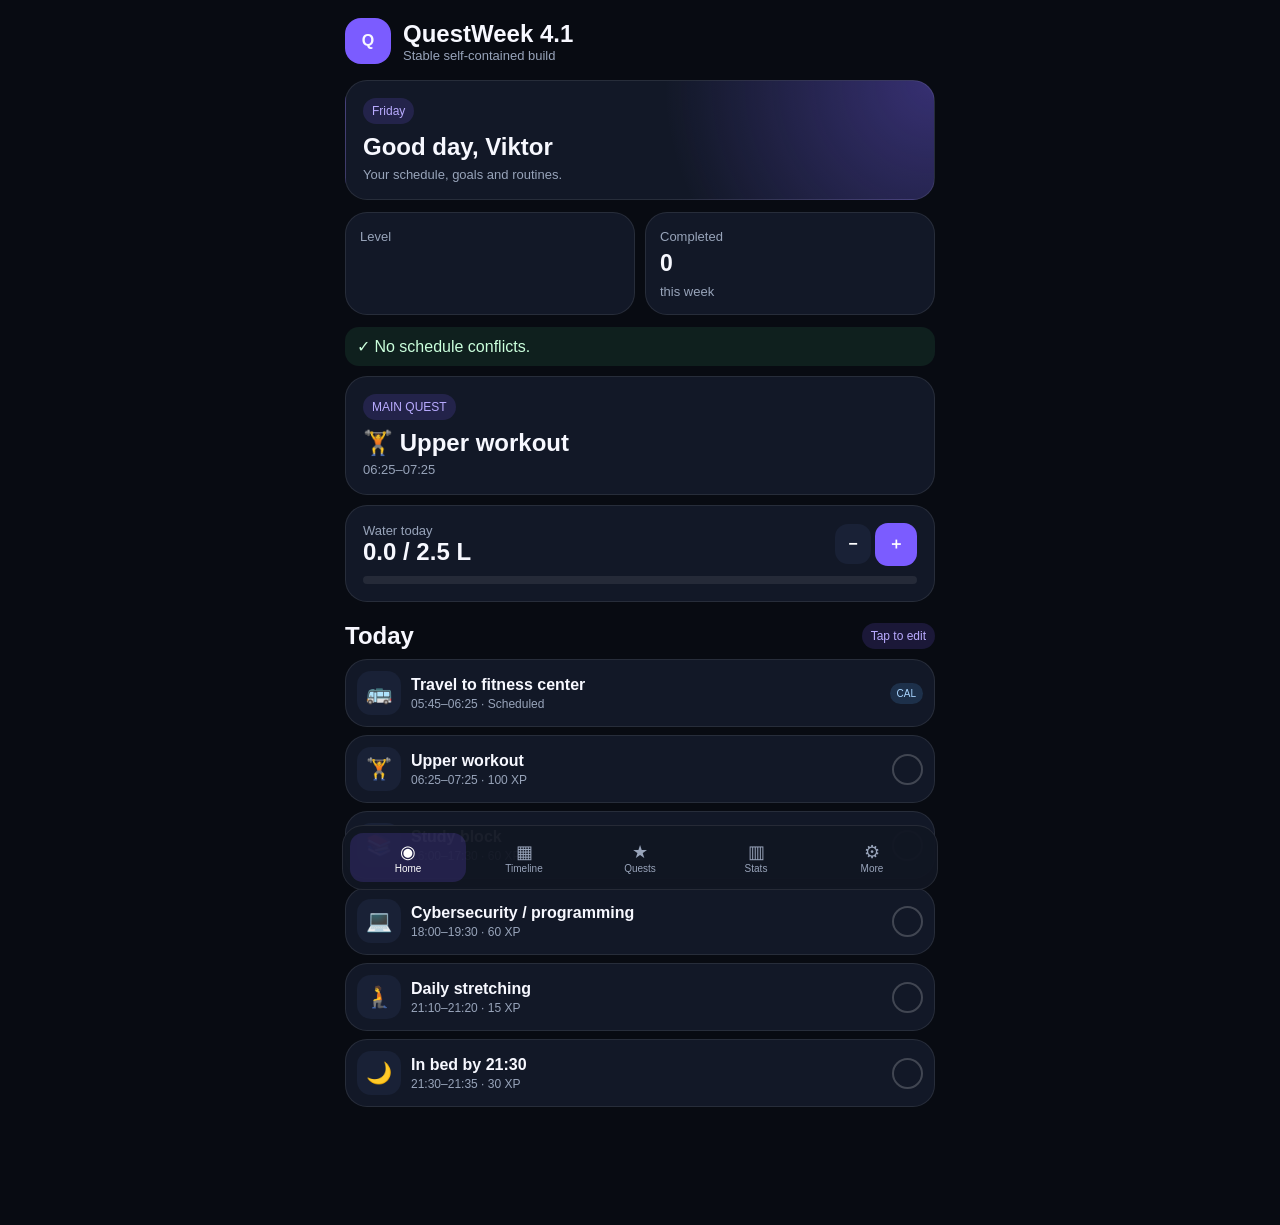
<file: index.html>
<!doctype html><html lang="en"><head><meta charset="utf-8"><meta name="viewport" content="width=device-width,initial-scale=1,viewport-fit=cover"><meta name="theme-color" content="#080b12"><meta name="apple-mobile-web-app-capable" content="yes"><title>QuestWeek 4.1</title><style>:root{color-scheme:dark;--b:#080b12;--p:#121827;--p2:#192136;--t:#f7f8ff;--m:#98a4ba;--a:#7b5cff;--g:#52d88a;--l:rgba(255,255,255,.09);font-family:-apple-system,BlinkMacSystemFont,"SF Pro Display",sans-serif}*{box-sizing:border-box}body{margin:0;background:var(--b);color:var(--t);padding:env(safe-area-inset-top) 0 env(safe-area-inset-bottom)}button,input,select{font:inherit}.app{max-width:620px;margin:auto;padding:18px 15px 110px}h1,h2,h3,p{margin:0}.top{display:flex;gap:12px;align-items:center;margin-bottom:16px}.logo{width:46px;height:46px;border-radius:16px;background:var(--a);display:grid;place-items:center;font-weight:900}.muted{color:var(--m);font-size:13px}.hero,.card,.task,.stat,.event{background:var(--p);border:1px solid var(--l);border-radius:22px}.hero,.card{padding:17px}.hero{background:radial-gradient(circle at top right,rgba(123,92,255,.35),transparent 45%),var(--p)}.grid{display:grid;grid-template-columns:1fr 1fr;gap:10px;margin:12px 0}.stat{padding:14px}.stat strong{display:block;font-size:23px;margin:5px 0}.pill{display:inline-block;padding:6px 9px;border-radius:999px;background:rgba(123,92,255,.16);color:#b9abff;font-size:12px}.head{display:flex;justify-content:space-between;align-items:center;margin:20px 0 9px}.task{display:grid;grid-template-columns:44px 1fr auto;gap:10px;align-items:center;padding:11px;margin-bottom:8px}.task.done{opacity:.55}.task.done .title{text-decoration:line-through}.ico{width:44px;height:44px;border-radius:14px;background:var(--p2);display:grid;place-items:center;font-size:21px}.title{font-weight:750}.meta{font-size:12px;color:var(--m);margin-top:3px}.check{width:31px;height:31px;border-radius:50%;border:2px solid rgba(255,255,255,.2);background:none;color:white}.task.done .check{background:var(--g);border-color:var(--g)}.cal{font-size:10px;padding:5px 7px;border-radius:999px;background:rgba(90,171,255,.16);color:#a8d5ff}.btn{border:0;border-radius:13px;padding:11px 13px;background:var(--a);color:white;font-weight:700}.secondary{background:var(--p2)}.danger{background:rgba(255,113,130,.18);color:#ffc5cc}.input{width:100%;padding:11px;border-radius:13px;border:1px solid var(--l);background:var(--p2);color:white}.row{display:flex;gap:8px}.row>*{flex:1}.bar{height:8px;background:rgba(255,255,255,.08);border-radius:999px;overflow:hidden;margin-top:10px}.bar span{display:block;height:100%;background:var(--a)}.tabs{position:fixed;left:50%;bottom:max(10px,env(safe-area-inset-bottom));transform:translateX(-50%);width:min(calc(100% - 24px),596px);display:grid;grid-template-columns:repeat(5,1fr);padding:7px;background:rgba(17,22,35,.96);border:1px solid var(--l);border-radius:21px}.tab{border:0;background:none;color:var(--m);padding:8px 2px;border-radius:13px;font-size:10px}.tab span{display:block;font-size:18px}.tab.active{background:rgba(123,92,255,.18);color:white}.view{display:none}.view.active{display:block}.timeline{border-left:2px solid rgba(123,92,255,.3);margin-left:10px;padding-left:17px}.event{padding:12px;margin-bottom:9px;position:relative}.event:before{content:"";position:absolute;width:9px;height:9px;border-radius:50%;background:var(--a);left:-23px;top:17px}.warning,.success{padding:10px 12px;border-radius:14px;margin:10px 0}.warning{background:rgba(255,113,130,.12);color:#ffd0d5}.success{background:rgba(82,216,138,.1);color:#caffdc}.modal{position:fixed;inset:0;background:rgba(0,0,0,.7);display:none;align-items:flex-end;z-index:20}.modal.show{display:flex}.sheet{width:min(100%,620px);margin:auto;background:#111725;border-radius:24px 24px 0 0;padding:18px 15px calc(18px + env(safe-area-inset-bottom))}.money{display:flex;justify-content:space-between;gap:10px;margin:9px 0}.money input{max-width:150px}@media(max-width:420px){.row{flex-direction:column}}</style></head><body><main class="app"><header class="top"><div class="logo">Q</div><div><h2>QuestWeek 4.1</h2><p class="muted">Stable self-contained build</p></div></header><section id="home" class="view active"><div class="hero"><span class="pill" id="dayName"></span><h1 style="margin-top:9px">Good day, Viktor</h1><p class="muted" style="margin-top:6px">Your schedule, goals and routines.</p></div><div class="grid"><div class="stat"><span class="muted">Level</span><strong id="level"></strong><span class="muted" id="xp"></span></div><div class="stat"><span class="muted">Completed</span><strong id="completed"></strong><span class="muted">this week</span></div></div><div id="warning"></div><div class="card"><span class="pill">MAIN QUEST</span><h2 id="mainTask" style="margin-top:9px"></h2><p class="muted" id="mainTime" style="margin-top:5px"></p></div><div class="card" style="margin-top:10px"><div style="display:flex;justify-content:space-between;align-items:center"><div><p class="muted">Water today</p><h2 id="water"></h2></div><div><button class="btn secondary" id="wm">−</button> <button class="btn" id="wp">＋</button></div></div><div class="bar"><span id="waterBar"></span></div></div><div class="head"><h2>Today</h2><span class="pill">Tap to edit</span></div><div id="today"></div></section><section id="timeline" class="view"><div class="hero"><h1>Timeline</h1><p class="muted" style="margin-top:6px">Changing a time automatically changes task position.</p></div><div id="week"></div></section><section id="quests" class="view"><div class="hero"><h1>Life Quests</h1></div><div id="questList"></div></section><section id="stats" class="view"><div class="hero"><h1>Statistics</h1></div><div id="statsBody"></div></section><section id="more" class="view"><div class="hero"><h1>Planner & Settings</h1></div><div class="card" style="margin-top:10px"><span class="pill">PLAN TOMORROW</span><h2 id="tomorrow" style="margin-top:9px"></h2><div class="row" style="margin-top:10px"><input class="input" id="schoolStart" type="time"><input class="input" id="schoolEnd" type="time"></div><button class="btn" id="saveSchool" style="width:100%;margin-top:9px">Save school hours</button><p class="muted" id="schoolStatus" style="margin-top:7px"></p></div><div class="card" style="margin-top:10px"><h2>Add task</h2><input class="input" id="newTitle" placeholder="Task name"><select class="input" id="newDay" style="margin-top:8px"></select><div class="row" style="margin-top:8px"><input class="input" id="newStart" type="time"><input class="input" id="newEnd" type="time"></div><select class="input" id="newCat" style="margin-top:8px"><option>Personal</option><option>Study</option><option>Programming</option><option>Income</option><option>Calisthenics</option><option>Chess</option><option>Endurance</option></select><button class="btn" id="addTask" style="width:100%;margin-top:9px">Add task</button></div><div class="card" style="margin-top:10px"><h2>Money</h2><div class="money"><label>Japan fund (DKK)</label><input class="input" id="mj" type="number"></div><div class="money"><label>BMW fund (DKK)</label><input class="input" id="mb" type="number"></div><div class="money"><label>Emergency fund (DKK)</label><input class="input" id="me" type="number"></div><button class="btn" id="saveMoney" style="width:100%">Save</button></div><div class="card" style="margin-top:10px"><button class="btn secondary" id="exportBtn">Export backup</button> <label class="btn secondary">Import<input id="importFile" type="file" accept="application/json" hidden></label><button class="btn danger" id="resetBtn" style="width:100%;margin-top:9px">Reset app data</button></div></section></main><nav class="tabs"><button class="tab active" data-v="home"><span>◉</span>Home</button><button class="tab" data-v="timeline"><span>▦</span>Timeline</button><button class="tab" data-v="quests"><span>★</span>Quests</button><button class="tab" data-v="stats"><span>▥</span>Stats</button><button class="tab" data-v="more"><span>⚙︎</span>More</button></nav><div class="modal" id="modal"><div class="sheet"><h2>Edit task</h2><input id="eid" type="hidden"><input class="input" id="et" style="margin-top:8px"><select class="input" id="ed" style="margin-top:8px"></select><div class="row" style="margin-top:8px"><input class="input" id="es" type="time"><input class="input" id="ee" type="time"></div><label class="muted" style="display:block;margin-top:8px"><input id="ef" type="checkbox"> Scheduled event</label><div class="row" style="margin-top:10px"><button class="btn secondary" id="cancel">Cancel</button><button class="btn" id="saveEdit">Save</button></div><button class="btn danger" id="remove" style="width:100%;margin-top:8px">Remove</button></div></div><script>'use strict';(async()=>{try{if('serviceWorker'in navigator){for(const r of await navigator.serviceWorker.getRegistrations())await r.unregister()}if('caches'in window){for(const k of await caches.keys())await caches.delete(k)}}catch(e){}})();const K='questweek.stable.41',D=['Monday','Tuesday','Wednesday','Thursday','Friday','Saturday','Sunday'],I={Gym:'🏋️',Japanese:'🇯🇵',Study:'📚',Work:'💼',Commute:'🚌',Badminton:'🏸',Boxing:'🥊',Endurance:'🏊',Calisthenics:'🤸',Chess:'♟️',Meditation:'🧘',Stretching:'🧎',Sleep:'🌙',Programming:'💻',Income:'💰',Planning:'🗓️',Personal:'•'},X={Gym:100,Japanese:75,Study:60,Programming:60,Income:60,Badminton:80,Boxing:80,Endurance:90,Calisthenics:35,Chess:30,Meditation:15,Stretching:15,Sleep:30,Planning:20,Personal:10,Commute:0,Work:0};const di=()=>{let n=new Date().getDay();return n===0?6:n-1},dk=d=>{d=new Date(d);return`${d.getFullYear()}-${String(d.getMonth()+1).padStart(2,'0')}-${String(d.getDate()).padStart(2,'0')}`},mn=t=>{if(!/^\d\d:\d\d$/.test(t||''))return 9999;let[a,b]=t.split(':').map(Number);return a*60+b},fm=x=>x.start&&x.end?`${x.start}–${x.end}`:x.start||'Flexible',sort=a=>[...a].sort((x,y)=>mn(x.start)-mn(y.start)||mn(x.end)-mn(y.end)||x.id.localeCompare(y.id)),uid=()=>Math.random().toString(36).slice(2)+Date.now().toString(36);function base(){let a=[['mo',0,'Wake up','05:30','05:35','Sleep'],['mm',0,'Meditation','05:35','05:40','Meditation'],['mt',0,'Travel to fitness center','05:45','06:25','Commute',1],['mp',0,'Push workout','06:25','07:25','Gym'],['ms',0,'Shower and change at gym','07:25','07:40','Personal',1],['msc',0,'Travel to school','07:40','07:55','Commute',1],['mSchool',0,'School','08:15','15:30','Study',1],['mst',0,'Study block','15:45','16:30','Study'],['mjp',0,'Japanese class','17:15','19:05','Japanese',1],['mc',0,'Calisthenics skill','19:30','19:45','Calisthenics'],['to',1,'Wake up','05:30','05:35','Sleep'],['tm',1,'Meditation','05:35','05:40','Meditation'],['tt',1,'Travel to fitness center','05:45','06:25','Commute',1],['tp',1,'Pull workout','06:25','07:25','Gym'],['tSchool',1,'School','08:15','15:30','Study',1],['tw',1,'Work','16:00','20:00','Work',1],['th',1,'Travel home','20:00','21:00','Commute',1],['ws',2,'Study block','06:00','06:45','Study'],['wc',2,'Chess practice','06:50','07:10','Chess'],['wSchool',2,'School','08:15','15:30','Study',1],['ww',2,'Work','16:00','20:00','Work',1],['hb',3,'Badminton','16:30','18:00','Badminton'],['hl',3,'Legs workout','18:15','19:15','Gym'],['ft',4,'Travel to fitness center','05:45','06:25','Commute',1],['fu',4,'Upper workout','06:25','07:25','Gym'],['fs',4,'Study block','16:00','17:30','Study'],['fc',4,'Cybersecurity / programming','18:00','19:30','Programming'],['sl',5,'Lower workout','09:00','10:15','Gym'],['sb',5,'Boxing','12:00','13:00','Boxing'],['ss',5,'Study block','14:00','15:30','Study'],['si',5,'Online-income project','16:00','18:00','Income'],['ui',6,'Ironman base','09:00','10:30','Endurance'],['us',6,'School review','13:00','14:30','Study'],['uc',6,'Chess practice','14:40','15:00','Chess'],['up',6,'Plan next week','19:00','19:15','Planning']].map(x=>({id:x[0],d:x[1],t:x[2],start:x[3],end:x[4],c:x[5],fixed:!!x[6]}));for(let d=0;d<7;d++){a.push({id:'st'+d,d,t:'Daily stretching',start:'21:10',end:'21:20',c:'Stretching'},{id:'bed'+d,d,t:'In bed by 21:30',start:'21:30',end:'21:35',c:'Sleep'})}return a}const fresh=()=>({done:{},water:{},over:{},custom:[],school:{},mile:{},money:{j:0,b:0,e:0},quests:[{n:'Japan 2027',m:['Save money','Reach Japanese goal','Secure ski resort job','Prepare visa']},{n:'Everest',m:['Finish Ironman','Winter hiking','Climbing course','Expedition plan']},{n:'Cybersecurity',m:['Networking','Linux','Python','CTFs','First job']},{n:'Ironman',m:['Swim base','Bike base','Run base','First triathlon']}]});let S;try{S=Object.assign(fresh(),JSON.parse(localStorage.getItem(K)||'{}'))}catch{S=fresh()}const save=()=>localStorage.setItem(K,JSON.stringify(S));function tasks(){let A=base().map(x=>Object.assign({},x,S.over[x.id]||{})).filter(x=>!x.hidden);for(let d=0;d<7;d++){let dt=new Date();dt.setDate(dt.getDate()+d-di());let sc=S.school[dk(dt)],q=A.find(x=>x.d===d&&x.t==='School');if(sc&&q){q.start=sc.start;q.end=sc.end}}return A.concat(S.custom).filter(x=>!x.hidden)}function conflicts(A){let z=new Set;for(let d=0;d<7;d++){let q=sort(A.filter(x=>x.d===d));for(let i=1;i<q.length;i++)if(mn(q[i].start)<mn(q[i-1].end)){z.add(q[i].id);z.add(q[i-1].id)}}return z}function xp(A){return A.reduce((s,x)=>s+(S.done[x.id]?(X[x.c]||0):0),0)+Object.values(S.mile).filter(Boolean).length*100+Object.values(S.water).filter(v=>v>=2500).length*20}function level(v){let l=1,n=500;while(v>=n){v-=n;l++;n+=100}return[l,v,n]}function card(x,C){return`<div class="task ${S.done[x.id]?'done':''}" data-edit="${x.id}"><div class="ico">${I[x.c]||'•'}</div><div><div class="title">${x.t}</div><div class="meta">${fm(x)}${x.fixed?' · Scheduled':` · ${X[x.c]||0} XP`}${C.has(x.id)?' · CONFLICT':''}</div></div>${x.fixed?'<span class="cal">CAL</span>':`<button class="check" data-check="${x.id}">${S.done[x.id]?'✓':''}</button>`}</div>`}function openEdit(id){let x=tasks().find(q=>q.id===id);if(!x)return;eid.value=x.id;et.value=x.t;ed.value=x.d;es.value=x.start||'';ee.value=x.end||'';ef.checked=!!x.fixed;modal.classList.add('show')}function render(){let A=tasks(),d=di(),T=sort(A.filter(x=>x.d===d)),C=conflicts(A),v=xp(A),L=level(v),main=T.find(x=>!x.fixed&&!S.done[x.id]),w=S.water[d]||0;dayName.textContent=D[d];level.textContent=L[0];xp.textContent=`${L[1]}/${L[2]} XP`;completed.textContent=Object.values(S.done).filter(Boolean).length;mainTask.textContent=main?`${I[main.c]||'🎯'} ${main.t}`:'✅ Day complete';mainTime.textContent=main?fm(main):'Everything planned is complete';water.textContent=(w/1000).toFixed(1)+' / 2.5 L';waterBar.style.width=Math.min(100,w/25)+'%';warning.innerHTML=C.size?`<div class="warning">⚠️ ${C.size} overlapping events.</div>`:'<div class="success">✓ No schedule conflicts.</div>';today.innerHTML=T.map(x=>card(x,C)).join('');week.innerHTML=D.map((day,i)=>`<div class="head"><h2>${day}</h2></div><div class="timeline">${sort(A.filter(x=>x.d===i)).map(x=>`<div class="event" data-edit="${x.id}"><b>${fm(x)}</b><div>${I[x.c]||'•'} ${x.t}</div></div>`).join('')}</div>`).join('');questList.innerHTML=S.quests.map((q,qi)=>{let n=q.m.filter((_,mi)=>S.mile[qi+'-'+mi]).length,p=Math.round(n/q.m.length*100);return`<div class="card" style="margin-top:10px"><div style="display:flex;justify-content:space-between"><h3>${q.n}</h3><b>${p}%</b></div><div class="bar"><span style="width:${p}%"></span></div>${q.m.map((m,mi)=>`<label class="task" style="grid-template-columns:1fr auto;margin-top:8px"><span>${m} · 100 XP</span><input type="checkbox" data-mile="${qi}-${mi}" ${S.mile[qi+'-'+mi]?'checked':''}></label>`).join('')}</div>`}).join('');let tr=A.filter(x=>['Gym','Badminton','Boxing','Endurance'].includes(x.c)&&S.done[x.id]).length,st=A.filter(x=>x.c==='Study'&&S.done[x.id]).length;statsBody.innerHTML=`<div class="grid"><div class="stat"><span class="muted">Training</span><strong>${tr}</strong></div><div class="stat"><span class="muted">Study</span><strong>${st}</strong></div><div class="stat"><span class="muted">Weekly XP</span><strong>${v}</strong></div><div class="stat"><span class="muted">Tasks</span><strong>${Object.values(S.done).filter(Boolean).length}</strong></div></div>`;let tom=new Date();tom.setDate(tom.getDate()+1);tomorrow.textContent=D[(d+1)%7]+"'s school";let sc=S.school[dk(tom)];schoolStart.value=sc?.start||'08:15';schoolEnd.value=sc?.end||'15:30';mj.value=S.money.j||0;mb.value=S.money.b||0;me.value=S.money.e||0;document.querySelectorAll('[data-check]').forEach(b=>b.onclick=e=>{e.stopPropagation();S.done[b.dataset.check]=!S.done[b.dataset.check];save();render()});document.querySelectorAll('[data-edit]').forEach(e=>e.onclick=ev=>{if(!ev.target.closest('[data-check]'))openEdit(e.dataset.edit)});document.querySelectorAll('[data-mile]').forEach(e=>e.onchange=()=>{S.mile[e.dataset.mile]=e.checked;save();render()})}document.querySelectorAll('.tab').forEach(b=>b.onclick=()=>{document.querySelectorAll('.tab').forEach(x=>x.classList.toggle('active',x===b));document.querySelectorAll('.view').forEach(v=>v.classList.toggle('active',v.id===b.dataset.v));scrollTo(0,0)});wp.onclick=()=>{let d=di();S.water[d]=Math.min(2500,(S.water[d]||0)+500);save();render()};wm.onclick=()=>{let d=di();S.water[d]=Math.max(0,(S.water[d]||0)-500);save();render()};saveSchool.onclick=()=>{if(mn(schoolEnd.value)<=mn(schoolStart.value)){schoolStatus.textContent='End must be later than start.';return}let t=new Date();t.setDate(t.getDate()+1);S.school[dk(t)]={start:schoolStart.value,end:schoolEnd.value};save();schoolStatus.textContent='Saved.';render()};addTask.onclick=()=>{if(!newTitle.value.trim())return;S.custom.push({id:'c'+uid(),d:+newDay.value,t:newTitle.value.trim(),start:newStart.value,end:newEnd.value,c:newCat.value,fixed:false});newTitle.value='';save();render()};saveEdit.onclick=()=>{let id=eid.value,data={t:et.value.trim(),d:+ed.value,start:es.value,end:ee.value,fixed:ef.checked},q=S.custom.find(x=>x.id===id);if(q)Object.assign(q,data);else S.over[id]=Object.assign({},S.over[id]||{},data);save();modal.classList.remove('show');render()};remove.onclick=()=>{let id=eid.value;if(S.custom.some(x=>x.id===id))S.custom=S.custom.filter(x=>x.id!==id);else S.over[id]=Object.assign({},S.over[id]||{},{hidden:true});save();modal.classList.remove('show');render()};cancel.onclick=()=>modal.classList.remove('show');saveMoney.onclick=()=>{S.money={j:+mj.value||0,b:+mb.value||0,e:+me.value||0};save()};exportBtn.onclick=()=>{let a=document.createElement('a');a.href=URL.createObjectURL(new Blob([JSON.stringify(S,null,2)],{type:'application/json'}));a.download='questweek-backup.json';a.click()};importFile.onchange=async e=>{try{S=Object.assign(fresh(),JSON.parse(await e.target.files[0].text()));save();render()}catch{alert('Invalid backup')}};resetBtn.onclick=()=>{if(confirm('Reset all data?')){S=fresh();save();render()}};newDay.innerHTML=ed.innerHTML=D.map((x,i)=>`<option value="${i}">${x}</option>`).join('');render();</script></body></html>
</file>
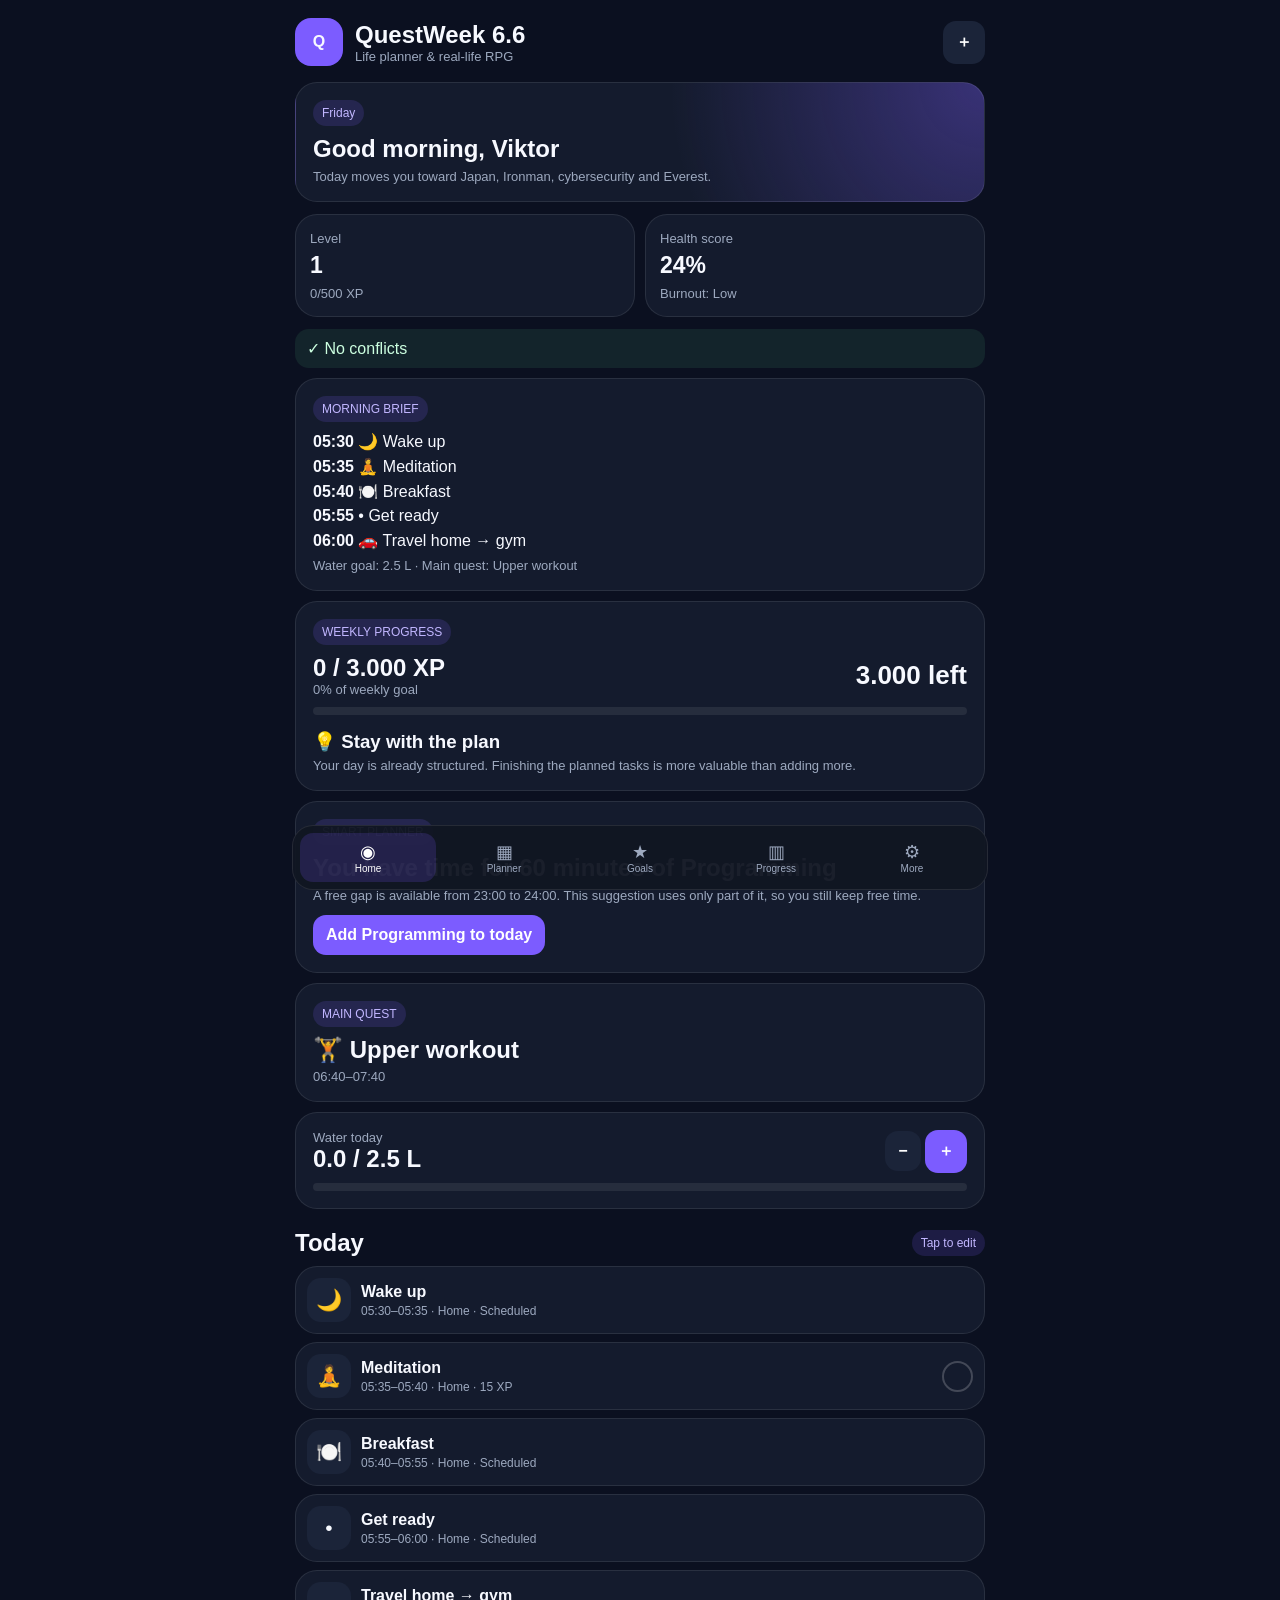
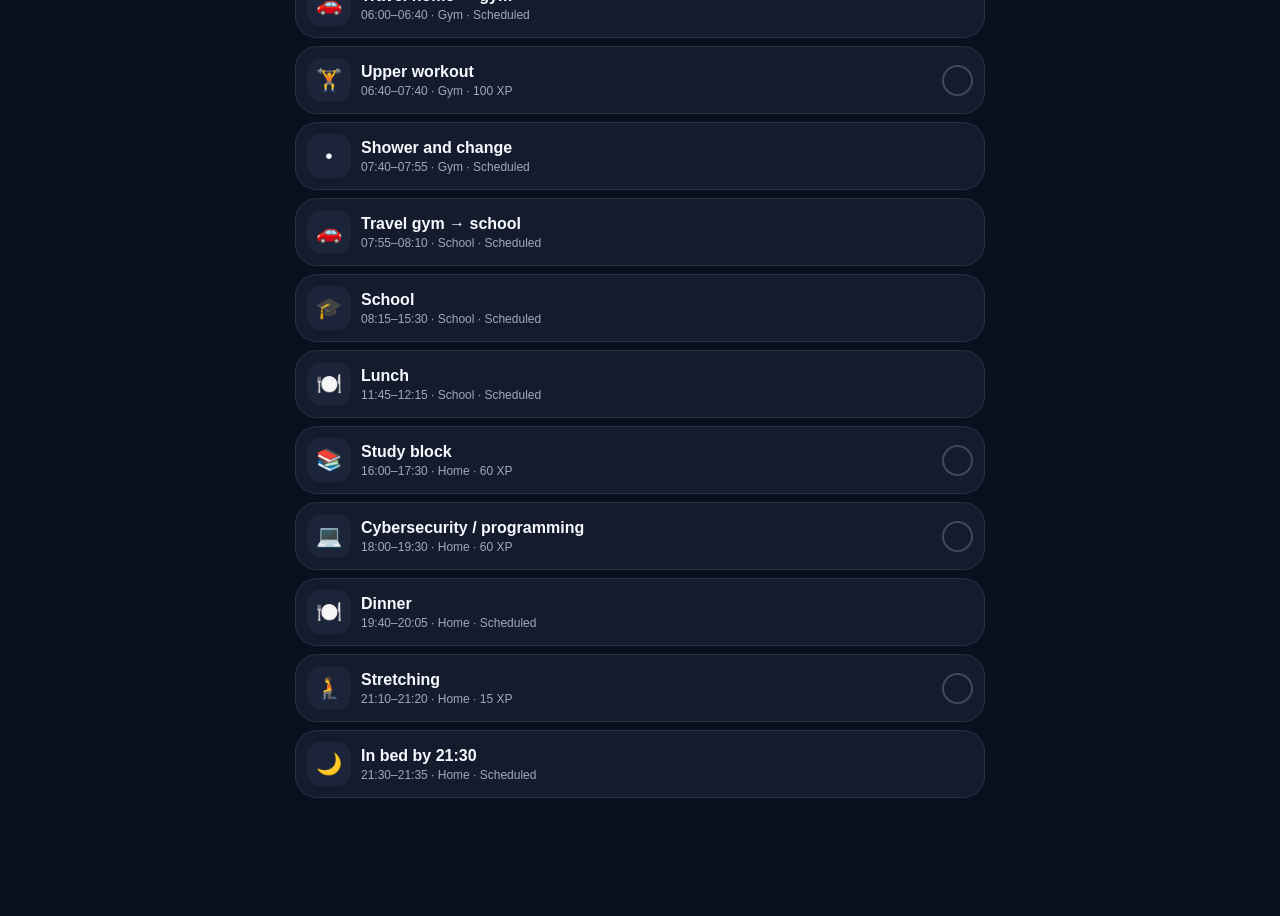
<file: questweek-v6/index.html>
<!doctype html><html lang="en"><head><meta charset="utf-8"><meta name="viewport" content="width=device-width,initial-scale=1,viewport-fit=cover"><meta name="theme-color" content="#0b1020"><meta name="apple-mobile-web-app-capable" content="yes"><title>QuestWeek 6.6</title><link rel="stylesheet" href="style.css"></head><body><main class="app"><header class="top"><div class="brand"><div class="logo">Q</div><div><h2>QuestWeek 6.6</h2><p class="muted">Life planner & real-life RPG</p></div></div><button class="btn secondary" id="quickAdd">＋</button></header><section id="home" class="view active"></section><section id="planner" class="view"></section><section id="goals" class="view"></section><section id="progress" class="view"></section><section id="more" class="view"></section></main><nav class="tabs"><button class="tab active" data-v="home"><span>◉</span>Home</button><button class="tab" data-v="planner"><span>▦</span>Planner</button><button class="tab" data-v="goals"><span>★</span>Goals</button><button class="tab" data-v="progress"><span>▥</span>Progress</button><button class="tab" data-v="more"><span>⚙︎</span>More</button></nav><div class="modal" id="editModal"><div class="sheet"><h2>Edit task</h2><input id="eid" type="hidden"><input class="input" id="et" style="margin-top:8px"><select class="input" id="ed" style="margin-top:8px"></select><div class="row" style="margin-top:8px"><input class="input" id="es" type="time"><input class="input" id="ee" type="time"></div><select class="input" id="ec" style="margin-top:8px"></select><select class="input" id="el" style="margin-top:8px"></select><label class="muted" style="display:block;margin-top:8px"><input id="ef" type="checkbox"> Scheduled event</label><div class="row" style="margin-top:10px"><button class="btn secondary" id="cancelEdit">Cancel</button><button class="btn" id="saveEdit">Save</button></div><button class="btn danger" id="removeTask" style="width:100%;margin-top:8px">Remove</button></div></div><script src="core.js"></script><script src="ui.js"></script><script src="countdowns.js?v=611"></script><script src="scheduled-labels.js?v=612"></script><script src="vacation-focus.js?v=640"></script><script src="smart-planner.js?v=650"></script><script src="feature-pack.js?v=660"></script></body></html>
</file>
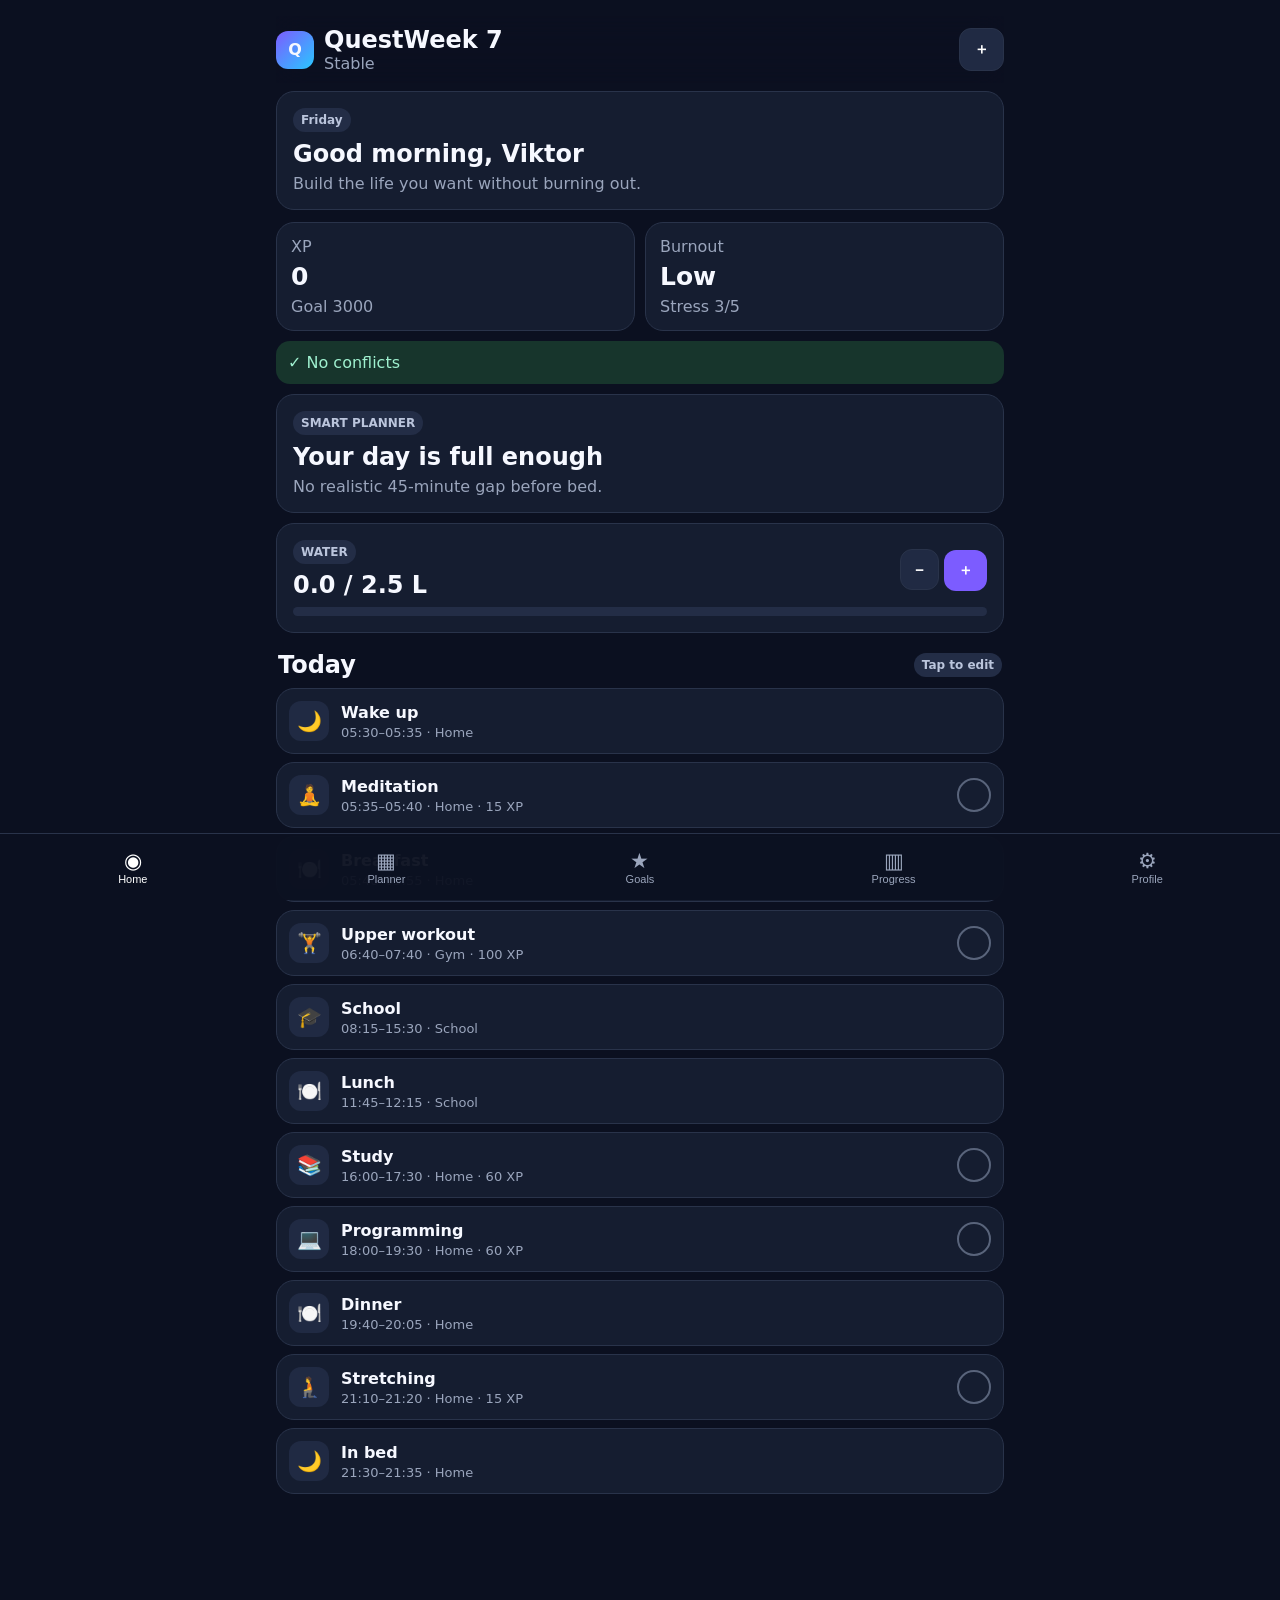
<file: questweek-v7/index.html>
<!doctype html><html><head><meta charset="utf-8"><meta name="viewport" content="width=device-width,initial-scale=1"><meta http-equiv="refresh" content="0; url=stable/"><title>QuestWeek 7</title></head><body style="background:#0b1020;color:white;font-family:system-ui;padding:24px">Opening QuestWeek 7 Stable…</body></html>
</file>
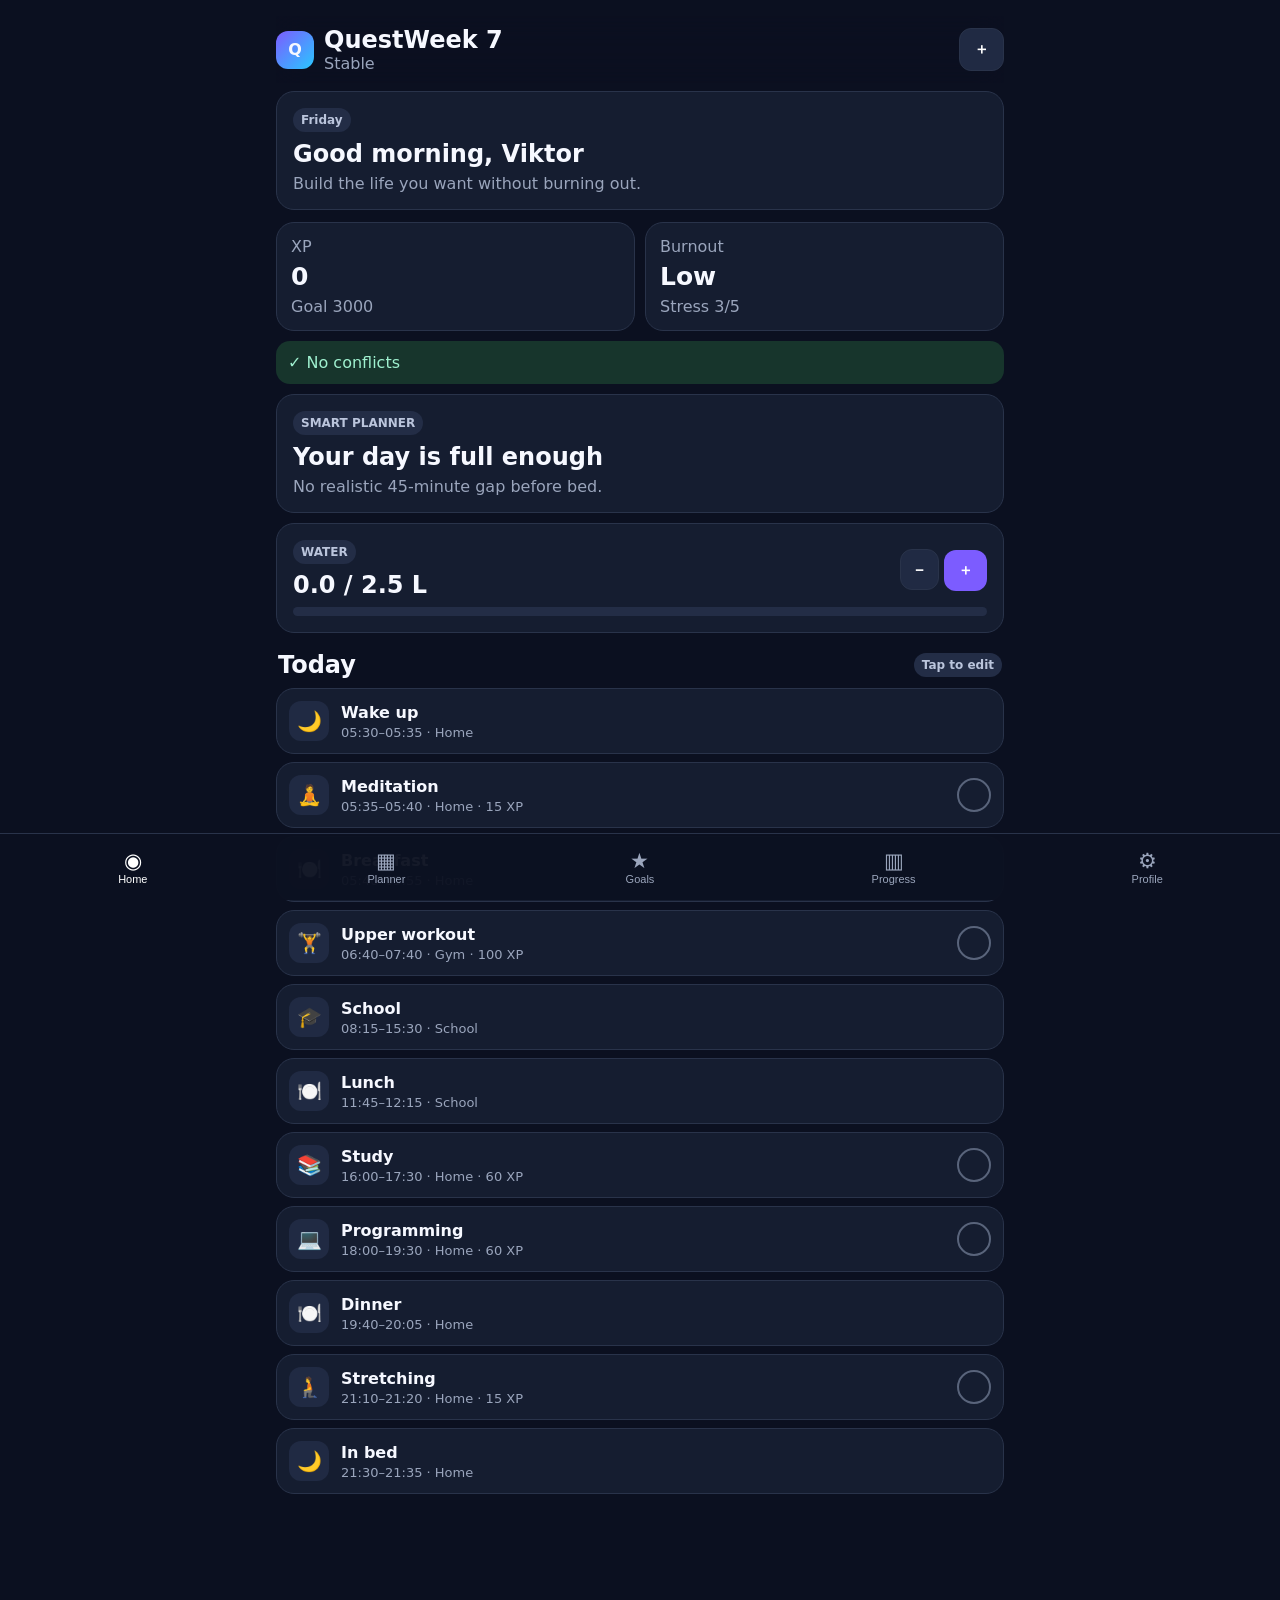
<file: questweek-v7/beta/index.html>
<!doctype html><html><head><meta charset="utf-8"><meta name="viewport" content="width=device-width,initial-scale=1"><meta http-equiv="refresh" content="0; url=../stable/"><title>QuestWeek 7 Beta</title></head><body style="background:#0b1020;color:white;font-family:system-ui;padding:24px">Opening QuestWeek 7 Beta…</body></html>
</file>
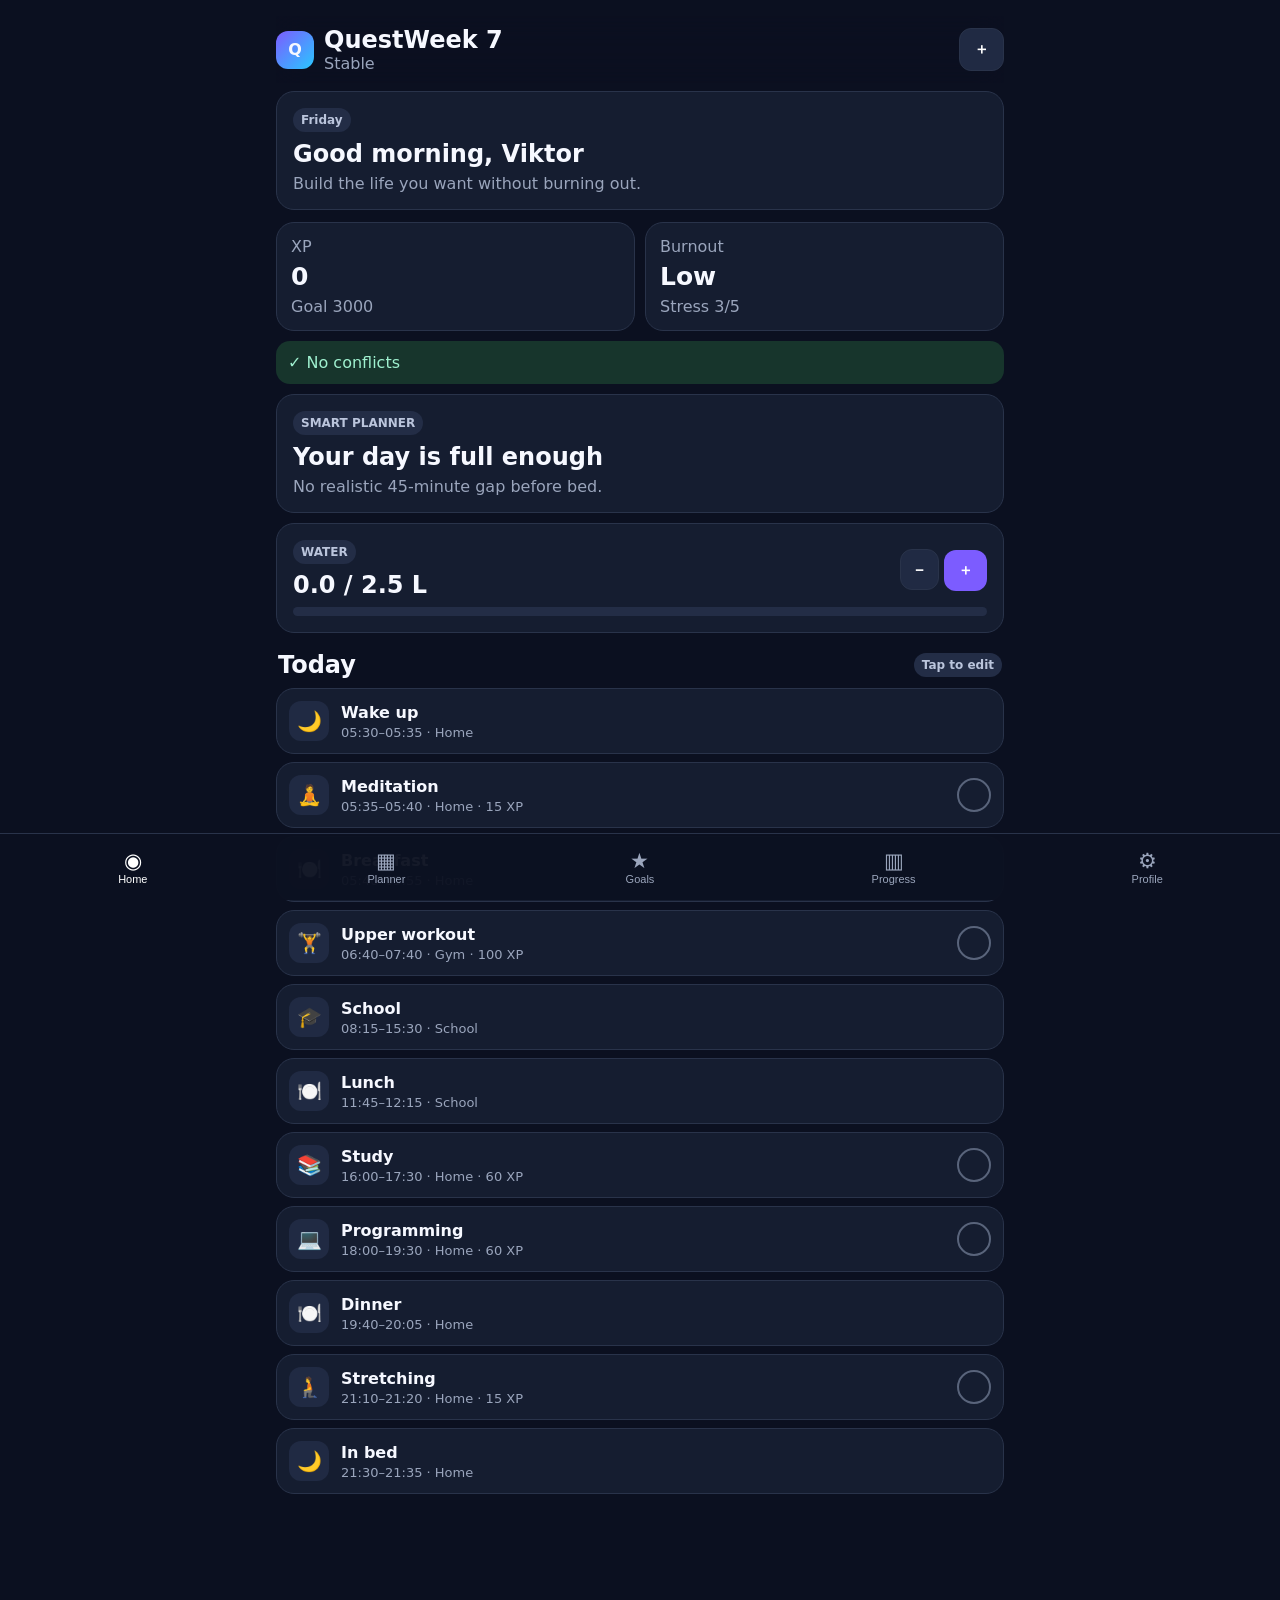
<file: questweek-v7/stable/index.html>
<!doctype html><html lang="en"><head><meta charset="utf-8"><meta name="viewport" content="width=device-width,initial-scale=1,viewport-fit=cover"><meta name="theme-color" content="#0b1020"><title>QuestWeek 7</title><style>
:root{--bg:#0b1020;--p:#151d30;--p2:#202a43;--t:#f6f8ff;--m:#9aa5bc;--a:#7c5cff;--g:#22c58b;--b:#ff5d75;--l:#29334a}*{box-sizing:border-box}html,body{margin:0;background:var(--bg);color:var(--t);font-family:-apple-system,BlinkMacSystemFont,system-ui,sans-serif}body{padding-bottom:88px}.app{max-width:760px;margin:auto;padding:16px}.top{display:flex;justify-content:space-between;align-items:center;position:sticky;top:0;z-index:20;background:#0b1020e8;backdrop-filter:blur(15px);padding:10px 0}.brand{display:flex;gap:10px;align-items:center}.logo{width:38px;height:38px;border-radius:12px;background:linear-gradient(135deg,var(--a),#29c7ff);display:grid;place-items:center;font-weight:800}.muted{color:var(--m)}h1,h2,h3,p{margin:0}.hero,.card,.task,.event,.stat{background:var(--p);border:1px solid var(--l);border-radius:18px}.hero,.card{padding:16px}.hero{margin:8px 0 12px}.grid{display:grid;grid-template-columns:1fr 1fr;gap:10px}.stat{padding:14px;display:flex;flex-direction:column;gap:6px}.stat strong{font-size:25px}.btn{border:0;border-radius:12px;padding:11px 14px;background:var(--a);color:#fff;font-weight:700;font-size:15px}.btn.secondary{background:var(--p2);border:1px solid var(--l)}.btn.danger{background:var(--b)}.input{width:100%;border:1px solid var(--l);border-radius:12px;background:#0f1627;color:#fff;padding:11px;font-size:16px}.row{display:flex;gap:8px}.row>*{flex:1}.pill{display:inline-flex;padding:5px 8px;border-radius:999px;background:#232d46;color:#bbc5dc;font-size:12px;font-weight:700}.tabs{position:fixed;bottom:0;left:0;right:0;display:flex;z-index:50;background:#0c1121f5;border-top:1px solid var(--l);padding:8px 6px calc(8px + env(safe-area-inset-bottom))}.tab{flex:1;background:none;border:0;color:var(--m);font-size:11px;padding:7px 1px}.tab span{display:block;font-size:21px}.tab.active{color:#fff}.view{display:none}.view.active{display:block}.head{display:flex;justify-content:space-between;align-items:center;margin:18px 2px 9px}.task{padding:12px;display:grid;grid-template-columns:42px 1fr auto;gap:10px;align-items:center;margin-bottom:8px}.ico{width:40px;height:40px;border-radius:12px;background:#202a43;display:grid;place-items:center;font-size:20px}.title{font-weight:750}.meta{font-size:13px;color:var(--m);margin-top:3px}.check{width:34px;height:34px;border-radius:50%;border:2px solid #59647b;background:none;color:white;font-size:19px}.task.done{opacity:.55}.task.done .title{text-decoration:line-through}.timeline{display:flex;flex-direction:column;gap:8px}.event{padding:12px}.bar{height:9px;background:#232d46;border-radius:99px;overflow:hidden;margin-top:8px}.bar span{display:block;height:100%;background:linear-gradient(90deg,var(--a),#29c7ff)}.warning,.success{padding:12px;border-radius:14px;margin:10px 0}.warning{background:#392715;color:#ffd08a}.success{background:#17352c;color:#9ff0cf}.count{display:flex;justify-content:space-between;align-items:center;gap:10px}.challenge{margin-bottom:9px}.photoGrid{display:grid;grid-template-columns:repeat(3,1fr);gap:8px}.photoGrid img{width:100%;aspect-ratio:3/4;object-fit:cover;border-radius:12px}.chart{height:110px;display:flex;align-items:end;gap:7px;margin-top:10px}.chart i{flex:1;min-height:3px;background:linear-gradient(var(--a),#29c7ff);border-radius:7px 7px 2px 2px}.attr{display:grid;grid-template-columns:95px 1fr 35px;gap:8px;align-items:center;margin:9px 0}.modal{position:fixed;inset:0;background:#000b;display:none;align-items:flex-end;z-index:100}.modal.show{display:flex}.sheet{width:100%;background:var(--p);border-radius:24px 24px 0 0;padding:18px;max-height:90vh;overflow:auto}@media(max-width:520px){.grid{grid-template-columns:1fr}.row.wrap{flex-wrap:wrap}.row.wrap>*{flex:1 1 45%}}
</style></head><body><main class="app"><header class="top"><div class="brand"><div class="logo">Q</div><div><h2>QuestWeek 7</h2><p class="muted">Stable</p></div></div><button id="quickAdd" class="btn secondary">＋</button></header><section id="home" class="view active"></section><section id="planner" class="view"></section><section id="goals" class="view"></section><section id="progress" class="view"></section><section id="profile" class="view"></section></main><nav class="tabs"><button class="tab active" data-view="home"><span>◉</span>Home</button><button class="tab" data-view="planner"><span>▦</span>Planner</button><button class="tab" data-view="goals"><span>★</span>Goals</button><button class="tab" data-view="progress"><span>▥</span>Progress</button><button class="tab" data-view="profile"><span>⚙︎</span>Profile</button></nav><div id="modal" class="modal"><div id="sheet" class="sheet"></div></div><script>
'use strict';
const K='questweek.v7',D=['Monday','Tuesday','Wednesday','Thursday','Friday','Saturday','Sunday'],I={Gym:'🏋️',Japanese:'🇯🇵',Study:'📚',Work:'💼',Commute:'🚗',Badminton:'🏸',Boxing:'🥊',Endurance:'🏊',Calisthenics:'🤸',Chess:'♟️',Meditation:'🧘',Stretching:'🧎',Sleep:'🌙',Programming:'💻',Income:'💰',Planning:'🗓️',Personal:'•',Meal:'🍽️',School:'🎓',Free:'🆓'},X={Gym:100,Japanese:75,Study:60,Programming:60,Income:60,Badminton:80,Boxing:80,Endurance:90,Calisthenics:35,Chess:30,Meditation:15,Stretching:15,Planning:20,Personal:10,Meal:0,Commute:0,Work:0,Sleep:0,School:0,Free:0},C=Object.keys(I),L=['Home','Gym','School','Work','Japanese','Badminton','Boxing','Other'];
const id=()=>Math.random().toString(36).slice(2)+Date.now().toString(36),m=t=>{if(!/^\d\d:\d\d$/.test(t||''))return 9999;let[h,n]=t.split(':').map(Number);return h*60+n},tm=n=>`${String(Math.floor((n+1440)%1440/60)).padStart(2,'0')}:${String((n+1440)%1440%60).padStart(2,'0')}`,sort=a=>[...a].sort((x,y)=>m(x.start)-m(y.start)||m(x.end)-m(y.end)||x.id.localeCompare(y.id)),day=()=>{let n=new Date().getDay();return n===0?6:n-1},e=s=>String(s??'').replace(/[&<>"']/g,c=>({'&':'&amp;','<':'&lt;','>':'&gt;','"':'&quot;',"'":'&#39;'}[c]));
function fresh(){return{done:{},water:{},custom:[],over:{},money:0,xpGoal:3000,timetable:[],holiday:{mode:'normal',intensity:'balanced',homeWake:'07:30',homeSleep:'22:30',awayWake:'08:00',awaySleep:'23:00'},countdowns:[{id:'j',name:'Japan',date:'2027-01-01',emoji:'🇯🇵'},{id:'g',name:'Graduation',date:'2027-06-30',emoji:'🎓'}],goals:[{id:'japan',name:'Japan 2027',steps:['Savings','Japanese','Applications','Visa','Flight'],done:[]},{id:'cyber',name:'Cybersecurity career',steps:['Linux','Networking','Python','Web security','CTFs'],done:[]},{id:'everest',name:'Climb Everest',steps:['Hiking base','Winter skills','Alpine course','Expeditions'],done:[]}],challenges:[{id:'d',name:'100 hours dopamine detox',unit:'hours',target:100,value:0},{id:'n',name:'50 km without music or distractions',unit:'km',target:50,value:0},{id:'s',name:'Study 100 hours',unit:'hours',target:100,value:0},{id:'p',name:'Program 250 hours',unit:'hours',target:250,value:0}],photos:[],timeline:[],reviews:[],health:{stress:3,fatigue:3,recovery:3},achievements:[],attrs:{Strength:10,Knowledge:10,Discipline:10,Endurance:10,Wealth:10,Adventure:10,Balance:10}}}
let S;try{S=Object.assign(fresh(),JSON.parse(localStorage.getItem(K))||{})}catch{S=fresh()}const save=()=>localStorage.setItem(K,JSON.stringify(S));
function normal(){let a=[],add=(id,d,t,s,en,c,l='Other',f=0,p=1)=>a.push({id,d,t,start:s,end:en,c,loc:l,fixed:f,p});for(let d=0;d<7;d++){add('wake'+d,d,'Wake up','05:30','05:35','Sleep','Home',1);add('med'+d,d,'Meditation','05:35','05:40','Meditation','Home');add('break'+d,d,'Breakfast','05:40','05:55','Meal','Home',1);add('stretch'+d,d,'Stretching',d===1||d===2?'21:20':'21:10',d===1||d===2?'21:25':'21:20','Stretching','Home');add('sleep'+d,d,'In bed','21:30','21:35','Sleep','Home',1);if(d<5)add('lunch'+d,d,'Lunch','11:45','12:15','Meal','School',1)}
[['mPush',0,'Push workout','06:40','07:40','Gym','Gym',0,5],['mSchool',0,'School','08:15','15:30','School','School',1],['mStudy',0,'Study','15:40','16:25','Study','School'],['mJap',0,'Japanese class','17:15','19:05','Japanese','Japanese',1],['mCal',0,'Calisthenics','19:30','19:45','Calisthenics','Home'],['mDin',0,'Dinner','20:00','20:25','Meal','Home',1],['tPull',1,'Pull workout','06:40','07:40','Gym','Gym'],['tSchool',1,'School','08:15','15:30','School','School',1],['tGo',1,'Travel school → work','15:30','16:00','Commute','Work',1],['tWork',1,'Work','16:00','20:00','Work','Work',1],['tHome',1,'Travel work → home','20:00','21:00','Commute','Home',1],['tDin',1,'Dinner','21:00','21:20','Meal','Home',1],['wStudy',2,'Study','06:00','06:45','Study','Home'],['wChess',2,'Chess','06:50','07:10','Chess','Home'],['wSchool',2,'School','08:15','15:30','School','School',1],['wGo',2,'Travel school → work','15:30','16:00','Commute','Work',1],['wWork',2,'Work','16:00','20:00','Work','Work',1],['wHome',2,'Travel work → home','20:00','21:00','Commute','Home',1],['wDin',2,'Dinner','21:00','21:20','Meal','Home',1],['thSchool',3,'School','08:15','15:30','School','School',1],['thBad',3,'Badminton','16:30','18:00','Badminton','Badminton'],['thLegs',3,'Legs workout','18:15','19:15','Gym','Gym'],['thDin',3,'Dinner','19:45','20:10','Meal','Home',1],['fUpper',4,'Upper workout','06:40','07:40','Gym','Gym'],['fSchool',4,'School','08:15','15:30','School','School',1],['fStudy',4,'Study','16:00','17:30','Study','Home'],['fCode',4,'Programming','18:00','19:30','Programming','Home'],['fDin',4,'Dinner','19:40','20:05','Meal','Home',1],['sLower',5,'Lower workout','09:00','10:15','Gym','Gym'],['sBox',5,'Boxing','12:00','13:00','Boxing','Boxing'],['sStudy',5,'Study','14:00','15:30','Study','Home'],['sIncome',5,'Side hustle','16:00','18:00','Income','Home'],['sDin',5,'Dinner','18:15','18:40','Meal','Home',1],['suEnd',6,'Ironman base','09:00','10:30','Endurance','Other'],['suReview',6,'Weekly review','13:00','14:00','Planning','Home'],['suPlan',6,'Plan next week','19:00','19:15','Planning','Home'],['suDin',6,'Dinner','18:15','18:40','Meal','Home',1]].forEach(x=>add(...x));return a}
function holiday(mode){let a=[],home=mode==='home',wake=home?S.holiday.homeWake:S.holiday.awayWake,sleep=home?S.holiday.homeSleep:S.holiday.awaySleep,w=m(wake),dur=S.holiday.intensity==='relaxed'?45:S.holiday.intensity==='productive'?90:60,add=(id,d,t,s,en,c,l='Other',f=0,p=1)=>a.push({id:`h${mode}${id}${d}`,d,t,start:s,end:en,c,loc:l,fixed:f,p});for(let d=0;d<7;d++){add('wake',d,'Wake up',wake,tm(w+5),'Sleep','Home',1);add('med',d,'Meditation',tm(w+5),tm(w+10),'Meditation','Home');add('break',d,'Breakfast',tm(w+10),tm(w+35),'Meal','Home',1);if(!home){add('move',d,'Movement / holiday workout','10:00','10:45','Gym');add('explore',d,'Explore / main activity','11:00','14:00','Personal');add('lunch',d,'Lunch','14:00','14:30','Meal','Other',1);add('free',d,'Free time / social','15:00','19:00','Free');add('dinner',d,'Dinner','19:30','20:00','Meal','Other',1)}else{let focus=[['Programming','Japanese'],['Side Hustle'],['Programming'],['Study','Programming'],['Side Hustle','Programming'],['Study','Side Hustle'],['Planning']][d],cats={'Programming':'Programming','Study':'Study','Side Hustle':'Income','Japanese':'Japanese','Planning':'Planning'};if([0,1,3,4,5].includes(d))add('gym',d,['Push workout','Pull workout','Legs workout','Upper workout','Lower workout'][[0,1,3,4,5].indexOf(d)],'09:00','10:15','Gym','Gym');let st=11*60;focus.slice(0,2).forEach((n,i)=>{add('f'+i,d,n,tm(st),tm(st+dur),cats[n],'Home');st+=dur+60});add('lunch',d,'Lunch','13:00','13:30','Meal','Home',1);if(d===1||d===2){add('go',d,'Travel to work','15:30','16:00','Commute','Work',1);add('work',d,'Work','16:00','20:00','Work','Work',1);add('home',d,'Travel work → home','20:00','21:00','Commute','Home',1);add('dinner',d,'Dinner','21:00','21:20','Meal','Home',1)}else{add('free',d,'Protected free time','16:00',S.holiday.intensity==='relaxed'?'19:00':S.holiday.intensity==='productive'?'17:30':'18:00','Free','Home',1);add('dinner',d,'Dinner','18:30','19:00','Meal','Home',1)}}add('stretch',d,'Stretching',tm(m(sleep)-20),tm(m(sleep)-10),'Stretching','Home');add('sleep',d,'Sleep',sleep,tm(m(sleep)+5),'Sleep','Home',1)}return a}
function tasks(){let a=S.holiday.mode==='normal'?normal():holiday(S.holiday.mode);a=a.map(x=>Object.assign({},x,S.over[x.id]||{})).filter(x=>!x.hidden);if(S.holiday.mode==='normal'&&S.timetable.length)for(const t of S.timetable){a=a.filter(x=>!(x.d===t.d&&x.c==='School'));a.push({...t,c:'School',loc:'School',fixed:1})}return a.concat(S.custom.filter(x=>!x.hidden))}
const xp=()=>tasks().reduce((n,x)=>n+(S.done[x.id]?(x.xp??X[x.c]??0):0),0)+Object.values(S.water).filter(v=>v>=2500).length*20;
function conflicts(a){let z=new Set;for(let d=0;d<7;d++){let q=sort(a.filter(x=>x.d===d&&x.c!=='Meal'));for(let i=1;i<q.length;i++)if(m(q[i].start)<m(q[i-1].end)){z.add(q[i].id);z.add(q[i-1].id)}}return z}
function streak(c){let s=0,q=tasks().filter(x=>x.c===c);for(let d=6;d>=0;d--){if(q.some(x=>x.d===d&&S.done[x.id]))s++;else if(d<=day())break}return s}
function burn(){let hard=tasks().filter(x=>['Gym','Boxing','Badminton','Endurance'].includes(x.c)&&S.done[x.id]).length,n=S.health.stress+S.health.fatigue+Math.max(0,hard-5);return n>=10?'High':n>=7?'Medium':'Low'}
function smart(){let d=day(),a=sort(tasks().filter(x=>x.d===d&&!S.done[x.id])),f=['Programming','Study','Income'];if(S.holiday.mode==='home'&&a.filter(x=>f.includes(x.c)).length>=2)return{title:'Protect your holiday',text:'You already have two focus blocks today.'};let now=new Date(),st=Math.ceil((now.getHours()*60+now.getMinutes())/15)*15,sl=S.holiday.mode==='home'?m(S.holiday.homeSleep):S.holiday.mode==='away'?m(S.holiday.awaySleep):1290,o=a.filter(x=>x.start&&x.end&&!/free/i.test(x.t)).map(x=>[m(x.start),m(x.end)]).sort((x,y)=>x[0]-y[0]),cur=st,best=null;for(const [x,y]of o){if(x-cur>=45&&(!best||x-cur>best.len))best={s:cur,e:x,len:x-cur};cur=Math.max(cur,y)}if(sl-cur>=45&&(!best||sl-cur>best.len))best={s:cur,e:sl,len:sl-cur};if(!best)return{title:'Your day is full enough',text:'No realistic 45-minute gap before bed.'};let counts=f.map(c=>({c,n:tasks().filter(x=>x.c===c&&S.done[x.id]).length})).sort((a,b)=>a.n-b.n),cat=counts[0].c,name=cat==='Income'?'Side Hustle':cat,dur=Math.min(60,best.len);return{title:`You have time for ${dur} minutes of ${name}`,text:`Free from ${tm(best.s)} to ${tm(best.e)}.`,add:{name,cat,start:tm(best.s),end:tm(best.s+dur)}}}
function achievements(){[['xp','Earn 1,000 XP',xp()>=1000],['gym','Complete 10 gym sessions',tasks().filter(x=>x.c==='Gym'&&S.done[x.id]).length>=10],['water','Hit water goal 7 times',Object.values(S.water).filter(v=>v>=2500).length>=7],['money','Reach 10,000 DKK',S.money>=10000]].forEach(([id,n,ok])=>{if(ok&&!S.achievements.includes(id)){S.achievements.push(id);S.timeline.unshift({id:Date.now(),date:new Date().toISOString().slice(0,10),text:`Achievement unlocked: ${n}`})}});save()}
function card(x,c){return`<div class="task ${S.done[x.id]?'done':''}" data-edit="${e(x.id)}"><div class="ico">${I[x.c]||'•'}</div><div><div class="title">${e(x.t)}</div><div class="meta">${e(x.start||'Flexible')}${x.end?'–'+e(x.end):''} · ${e(x.loc||'Other')}${x.fixed?'':` · ${x.xp??X[x.c]??0} XP`}${c.has(x.id)?' · CONFLICT':''}</div></div>${x.fixed?'':`<button class="check" data-check="${e(x.id)}">${S.done[x.id]?'✓':''}</button>`}</div>`}
function render(){achievements();let a=tasks(),d=day(),t=sort(a.filter(x=>x.d===d)),c=conflicts(a),s=smart(),v=xp();home.innerHTML=`<div class="hero"><span class="pill">${D[d]}</span><h1 style="margin-top:8px">Good morning, Viktor</h1><p class="muted" style="margin-top:6px">Build the life you want without burning out.</p></div><div class="grid"><div class="stat"><span class="muted">XP</span><strong>${v}</strong><span class="muted">Goal ${S.xpGoal}</span></div><div class="stat"><span class="muted">Burnout</span><strong>${burn()}</strong><span class="muted">Stress ${S.health.stress}/5</span></div></div>${c.size?`<div class="warning">⚠️ ${c.size} overlapping events</div>`:'<div class="success">✓ No conflicts</div>'}<div class="card"><span class="pill">SMART PLANNER</span><h2 style="margin-top:8px">${e(s.title)}</h2><p class="muted" style="margin-top:6px">${e(s.text)}</p>${s.add?'<button id="smartAdd" class="btn" style="margin-top:10px">Add suggestion</button>':''}</div><div class="card" style="margin-top:10px"><div class="count"><div><span class="pill">WATER</span><h2 style="margin-top:7px">${((S.water[d]||0)/1000).toFixed(1)} / 2.5 L</h2></div><div><button class="btn secondary" data-water="-500">−</button> <button class="btn" data-water="500">＋</button></div></div><div class="bar"><span style="width:${Math.min(100,(S.water[d]||0)/25)}%"></span></div></div><div class="head"><h2>Today</h2><span class="pill">Tap to edit</span></div>${t.map(x=>card(x,c)).join('')}`;
planner.innerHTML=`<div class="hero"><h1>Planner</h1><p class="muted" style="margin-top:6px">One clean planner for every mode.</p></div>${D.map((n,i)=>`<div class="head"><h2>${n}</h2></div><div class="timeline">${sort(a.filter(x=>x.d===i)).map(x=>`<div class="event" data-edit="${e(x.id)}"><b>${e(x.start||'Flexible')}${x.end?'–'+e(x.end):''}</b><div>${I[x.c]||'•'} ${e(x.t)}</div><div class="muted">${e(x.loc||'Other')}</div></div>`).join('')}</div>`).join('')}`;
goals.innerHTML=`<div class="hero"><h1>Goals</h1></div><div class="head"><h2>Countdowns</h2><button class="btn secondary" data-action="add-countdown">＋</button></div>${S.countdowns.map(x=>`<div class="card" style="margin-bottom:9px"><div class="count"><div><h3>${e(x.emoji)} ${e(x.name)}</h3><p class="muted">${e(x.date)}</p></div><strong>${Math.max(0,Math.ceil((new Date(x.date)-Date.now())/86400000))}d</strong></div><button class="btn secondary" data-edit-countdown="${e(x.id)}" style="margin-top:9px">Edit</button></div>`).join('')}<div class="head"><h2>Future You</h2></div>${S.goals.map(g=>{let p=Math.round(g.done.length/g.steps.length*100);return`<div class="card" style="margin-bottom:9px"><div class="count"><h3>${e(g.name)}</h3><b>${p}%</b></div><div class="bar"><span style="width:${p}%"></span></div>${g.steps.map((n,i)=>`<label style="display:block;margin-top:8px"><input type="checkbox" data-goal="${g.id}:${i}" ${g.done.includes(i)?'checked':''}> ${e(n)}</label>`).join('')}</div>`}).join('')}<div class="head"><h2>Challenges</h2></div>${S.challenges.map(x=>`<div class="card challenge"><div class="count"><div><h3>${e(x.name)}</h3><p class="muted">${x.value} / ${x.target} ${e(x.unit)}</p></div><button class="btn secondary" data-ch="${e(x.id)}">＋</button></div><div class="bar"><span style="width:${Math.min(100,x.value/x.target*100)}%"></span></div></div>`).join('')}`;
let hrs={};a.forEach(x=>{if(S.done[x.id]&&m(x.end)>m(x.start))hrs[x.c]=(hrs[x.c]||0)+m(x.end)-m(x.start)});let vals=D.map((_,i)=>a.filter(x=>x.d===i&&S.done[x.id]).reduce((n,x)=>n+(x.xp??X[x.c]??0),0)),mx=Math.max(1,...vals);progress.innerHTML=`<div class="hero"><h1>Progress</h1></div><div class="grid"><div class="stat"><span class="muted">Gym streak</span><strong>${streak('Gym')}</strong><span class="muted">days</span></div><div class="stat"><span class="muted">Programming streak</span><strong>${streak('Programming')}</strong><span class="muted">days</span></div></div><div class="card" style="margin-top:10px"><h2>Weekly XP</h2><div class="chart">${vals.map(v=>`<i style="height:${Math.max(3,v/mx*100)}%"></i>`).join('')}</div></div><div class="card" style="margin-top:10px"><h2>Time statistics</h2>${Object.entries(hrs).sort((a,b)=>b[1]-a[1]).map(([k,v])=>`<p style="margin-top:8px">${I[k]||'•'} ${e(k)}: <b>${Math.floor(v/60)}h ${v%60}m</b></p>`).join('')||'<p class="muted" style="margin-top:8px">Complete tasks to build statistics.</p>'}</div><div class="card" style="margin-top:10px"><h2>Progress photos</h2><input id="photoInput" class="input" type="file" accept="image/*" multiple style="margin-top:9px"><div class="photoGrid" style="margin-top:9px">${S.photos.map(p=>`<img src="${p.data}">`).join('')}</div></div><div class="card" style="margin-top:10px"><h2>Life Timeline</h2><button class="btn secondary" data-action="add-timeline" style="margin-top:8px">Add event</button>${S.timeline.map(x=>`<p style="margin-top:10px"><b>${e(x.date)}</b><br>${e(x.text)}</p>`).join('')||'<p class="muted" style="margin-top:8px">Milestones appear here.</p>'}</div>`;
profile.innerHTML=`<div class="hero"><h1>Profile & Settings</h1></div><div class="card"><h2>Holiday Mode</h2><select id="hMode" class="input" style="margin-top:8px"><option value="normal" ${S.holiday.mode==='normal'?'selected':''}>Normal</option><option value="home" ${S.holiday.mode==='home'?'selected':''}>Holiday at Home</option><option value="away" ${S.holiday.mode==='away'?'selected':''}>Holiday Away</option></select><select id="hInt" class="input" style="margin-top:8px"><option value="relaxed" ${S.holiday.intensity==='relaxed'?'selected':''}>Relaxed</option><option value="balanced" ${S.holiday.intensity==='balanced'?'selected':''}>Balanced</option><option value="productive" ${S.holiday.intensity==='productive'?'selected':''}>Productive</option></select><div class="row wrap" style="margin-top:8px"><input id="hWake" class="input" type="time" value="${S.holiday.homeWake}"><input id="hSleep" class="input" type="time" value="${S.holiday.homeSleep}"><input id="aWake" class="input" type="time" value="${S.holiday.awayWake}"><input id="aSleep" class="input" type="time" value="${S.holiday.awaySleep}"></div><button class="btn" data-action="save-holiday" style="width:100%;margin-top:8px">Save</button></div><div class="grid" style="margin-top:10px"><div class="card"><h2>Money</h2><h1 style="margin-top:7px">${Number(S.money).toLocaleString('en-DK')} DKK</h1><input id="money" class="input" type="number" value="${S.money}" style="margin-top:8px"><button class="btn" data-action="save-money" style="width:100%;margin-top:8px">Save</button></div><div class="card"><h2>Weekly XP goal</h2><h1 style="margin-top:7px">${S.xpGoal}</h1><input id="xpGoal" class="input" type="number" value="${S.xpGoal}" style="margin-top:8px"><button class="btn" data-action="save-xp" style="width:100%;margin-top:8px">Save</button></div></div><div class="card" style="margin-top:10px"><h2>Burnout monitor</h2><div class="row" style="margin-top:8px"><input id="stress" class="input" type="number" min="1" max="5" value="${S.health.stress}"><input id="fatigue" class="input" type="number" min="1" max="5" value="${S.health.fatigue}"><input id="recovery" class="input" type="number" min="1" max="5" value="${S.health.recovery}"></div><button class="btn" data-action="save-health" style="width:100%;margin-top:8px">Save</button></div><div class="card" style="margin-top:10px"><h2>Evening review</h2><div class="row" style="margin-top:8px"><input id="mood" class="input" type="number" min="1" max="10" placeholder="Mood 1–10"><input id="energy" class="input" type="number" min="1" max="10" placeholder="Energy 1–10"></div><textarea id="review" class="input" style="margin-top:8px;min-height:80px" placeholder="What went well?"></textarea><button class="btn" data-action="save-review" style="width:100%;margin-top:8px">Save review</button></div><div class="card" style="margin-top:10px"><h2>Life Map</h2>${Object.entries(S.attrs).map(([k,v])=>`<div class="attr"><b>${e(k)}</b><div class="bar"><span style="width:${v}%"></span></div><span>${v}</span></div>`).join('')}</div><div class="card" style="margin-top:10px"><h2>Semester timetable</h2><button class="btn secondary" data-action="add-class" style="margin-top:8px">Add class</button>${S.timetable.map(x=>`<p style="margin-top:8px">${D[x.d]} ${x.start}–${x.end} ${e(x.t)}</p>`).join('')}</div><div class="card" style="margin-top:10px"><h2>Backup</h2><button class="btn secondary" data-action="export">Export</button> <label class="btn secondary">Import<input id="importFile" type="file" hidden></label></div>`;
wire(s)}
function open(h){sheet.innerHTML=h;modal.classList.add('show')}const close=()=>modal.classList.remove('show');
function editTask(k){let x=tasks().find(q=>q.id===k);if(!x)return;open(`<h2>Edit task</h2><input id="et" class="input" value="${e(x.t)}" style="margin-top:8px"><select id="ed" class="input" style="margin-top:8px">${D.map((n,i)=>`<option value="${i}" ${i===x.d?'selected':''}>${n}</option>`).join('')}</select><div class="row" style="margin-top:8px"><input id="es" class="input" type="time" value="${x.start||''}"><input id="ee" class="input" type="time" value="${x.end||''}"></div><select id="ec" class="input" style="margin-top:8px">${C.map(n=>`<option ${n===x.c?'selected':''}>${n}</option>`).join('')}</select><select id="el" class="input" style="margin-top:8px">${L.map(n=>`<option ${n===x.loc?'selected':''}>${n}</option>`).join('')}</select><div class="row" style="margin-top:8px"><button class="btn secondary" data-close>Cancel</button><button class="btn" data-save-task="${e(k)}">Save</button></div><button class="btn danger" data-delete-task="${e(k)}" style="width:100%;margin-top:8px">Remove</button>`)}
function wire(s){document.querySelectorAll('[data-check]').forEach(b=>b.onclick=q=>{q.stopPropagation();S.done[b.dataset.check]=!S.done[b.dataset.check];save();render()});document.querySelectorAll('[data-edit]').forEach(x=>x.onclick=()=>editTask(x.dataset.edit));document.querySelectorAll('[data-water]').forEach(b=>b.onclick=()=>{let d=day();S.water[d]=Math.max(0,Math.min(2500,(S.water[d]||0)+Number(b.dataset.water)));save();render()});if(s.add)smartAdd.onclick=()=>{S.custom.push({id:'sm'+id(),d:day(),t:s.add.name,start:s.add.start,end:s.add.end,c:s.add.cat,loc:'Home'});save();render()};document.querySelectorAll('[data-ch]').forEach(b=>b.onclick=()=>{let x=S.challenges.find(q=>q.id===b.dataset.ch),n=Number(prompt(`Add ${x.unit}`,1));if(n>0){x.value=Math.min(x.target,x.value+n);save();render()}});document.querySelectorAll('[data-goal]').forEach(b=>b.onchange=()=>{let[k,i]=b.dataset.goal.split(':'),g=S.goals.find(q=>q.id===k),n=+i;g.done=b.checked?[...new Set([...g.done,n])]:g.done.filter(x=>x!==n);save();render()});if(photoInput)photoInput.onchange=q=>[...q.target.files].slice(0,3).forEach(f=>{let r=new FileReader();r.onload=()=>{S.photos.unshift({date:new Date().toISOString(),data:r.result});S.photos=S.photos.slice(0,24);save();render()};r.readAsDataURL(f)});if(importFile)importFile.onchange=async q=>{try{S=Object.assign(fresh(),JSON.parse(await q.target.files[0].text()));save();render()}catch{alert('Import failed')}}}
document.addEventListener('click',q=>{let b=q.target.closest('button,[data-action],[data-edit-countdown],[data-save-countdown],[data-delete-countdown],[data-save-task],[data-delete-task],[data-close]');if(!b)return;if(b.dataset.close!==undefined)close();if(b.dataset.saveTask){let k=b.dataset.saveTask,base=(S.holiday.mode==='normal'?normal():holiday(S.holiday.mode)).find(x=>x.id===k),data={t:et.value,d:+ed.value,start:es.value,end:ee.value,c:ec.value,loc:el.value};if(base)S.over[k]=data;else Object.assign(S.custom.find(x=>x.id===k)||{},data);save();close();render()}if(b.dataset.deleteTask){let k=b.dataset.deleteTask;if(S.custom.some(x=>x.id===k))S.custom=S.custom.filter(x=>x.id!==k);else S.over[k]={hidden:true};save();close();render()}if(b.dataset.action==='save-holiday'){Object.assign(S.holiday,{mode:hMode.value,intensity:hInt.value,homeWake:hWake.value,homeSleep:hSleep.value,awayWake:aWake.value,awaySleep:aSleep.value});save();render()}if(b.dataset.action==='save-money'){S.money=+money.value||0;save();render()}if(b.dataset.action==='save-xp'){S.xpGoal=+xpGoal.value||3000;save();render()}if(b.dataset.action==='save-health'){S.health={stress:+stress.value,fatigue:+fatigue.value,recovery:+recovery.value};save();render()}if(b.dataset.action==='save-review'){S.reviews.unshift({date:new Date().toISOString(),mood:+mood.value,energy:+energy.value,text:review.value});save();alert('Review saved')}if(b.dataset.action==='add-timeline'){let x=prompt('Life event');if(x){S.timeline.unshift({id:id(),date:new Date().toISOString().slice(0,10),text:x});save();render()}}if(b.dataset.action==='add-countdown')open(`<h2>Add countdown</h2><input id="ce" class="input" value="⏳" style="margin-top:8px"><input id="cn" class="input" placeholder="Name" style="margin-top:8px"><input id="cd" class="input" type="date" style="margin-top:8px"><button class="btn" data-action="save-new-countdown" style="width:100%;margin-top:8px">Save</button>`);if(b.dataset.action==='save-new-countdown'&&cn.value&&cd.value){S.countdowns.push({id:id(),name:cn.value,date:cd.value,emoji:ce.value||'⏳'});save();close();render()}if(b.dataset.editCountdown){let x=S.countdowns.find(q=>q.id===b.dataset.editCountdown);open(`<h2>Edit countdown</h2><input id="ce" class="input" value="${e(x.emoji)}" style="margin-top:8px"><input id="cn" class="input" value="${e(x.name)}" style="margin-top:8px"><input id="cd" class="input" type="date" value="${x.date}" style="margin-top:8px"><button class="btn" data-save-countdown="${x.id}" style="width:100%;margin-top:8px">Save</button><button class="btn danger" data-delete-countdown="${x.id}" style="width:100%;margin-top:8px">Delete</button>`)}if(b.dataset.saveCountdown){let x=S.countdowns.find(q=>q.id===b.dataset.saveCountdown);Object.assign(x,{emoji:ce.value,name:cn.value,date:cd.value});save();close();render()}if(b.dataset.deleteCountdown){S.countdowns=S.countdowns.filter(x=>x.id!==b.dataset.deleteCountdown);save();close();render()}if(b.dataset.action==='add-class')open(`<h2>Add class</h2><input id="cln" class="input" placeholder="Subject" style="margin-top:8px"><select id="cld" class="input" style="margin-top:8px">${D.slice(0,5).map((n,i)=>`<option value="${i}">${n}</option>`).join('')}</select><div class="row" style="margin-top:8px"><input id="cls" class="input" type="time"><input id="cle" class="input" type="time"></div><button class="btn" data-action="save-class" style="width:100%;margin-top:8px">Save</button>`);if(b.dataset.action==='save-class'&&cln.value&&cls.value&&cle.value){S.timetable.push({id:id(),d:+cld.value,t:cln.value,start:cls.value,end:cle.value});save();close();render()}if(b.dataset.action==='export'){let a=document.createElement('a');a.href=URL.createObjectURL(new Blob([JSON.stringify(S,null,2)],{type:'application/json'}));a.download='questweek-v7-backup.json';a.click()}});
document.querySelectorAll('.tab').forEach(b=>b.onclick=()=>{document.querySelectorAll('.view').forEach(v=>v.classList.toggle('active',v.id===b.dataset.view));document.querySelectorAll('.tab').forEach(x=>x.classList.toggle('active',x===b));scrollTo(0,0)});quickAdd.onclick=()=>document.querySelector('[data-view="profile"]').click();modal.onclick=q=>{if(q.target===modal)close()};render();
</script></body></html>
</file>
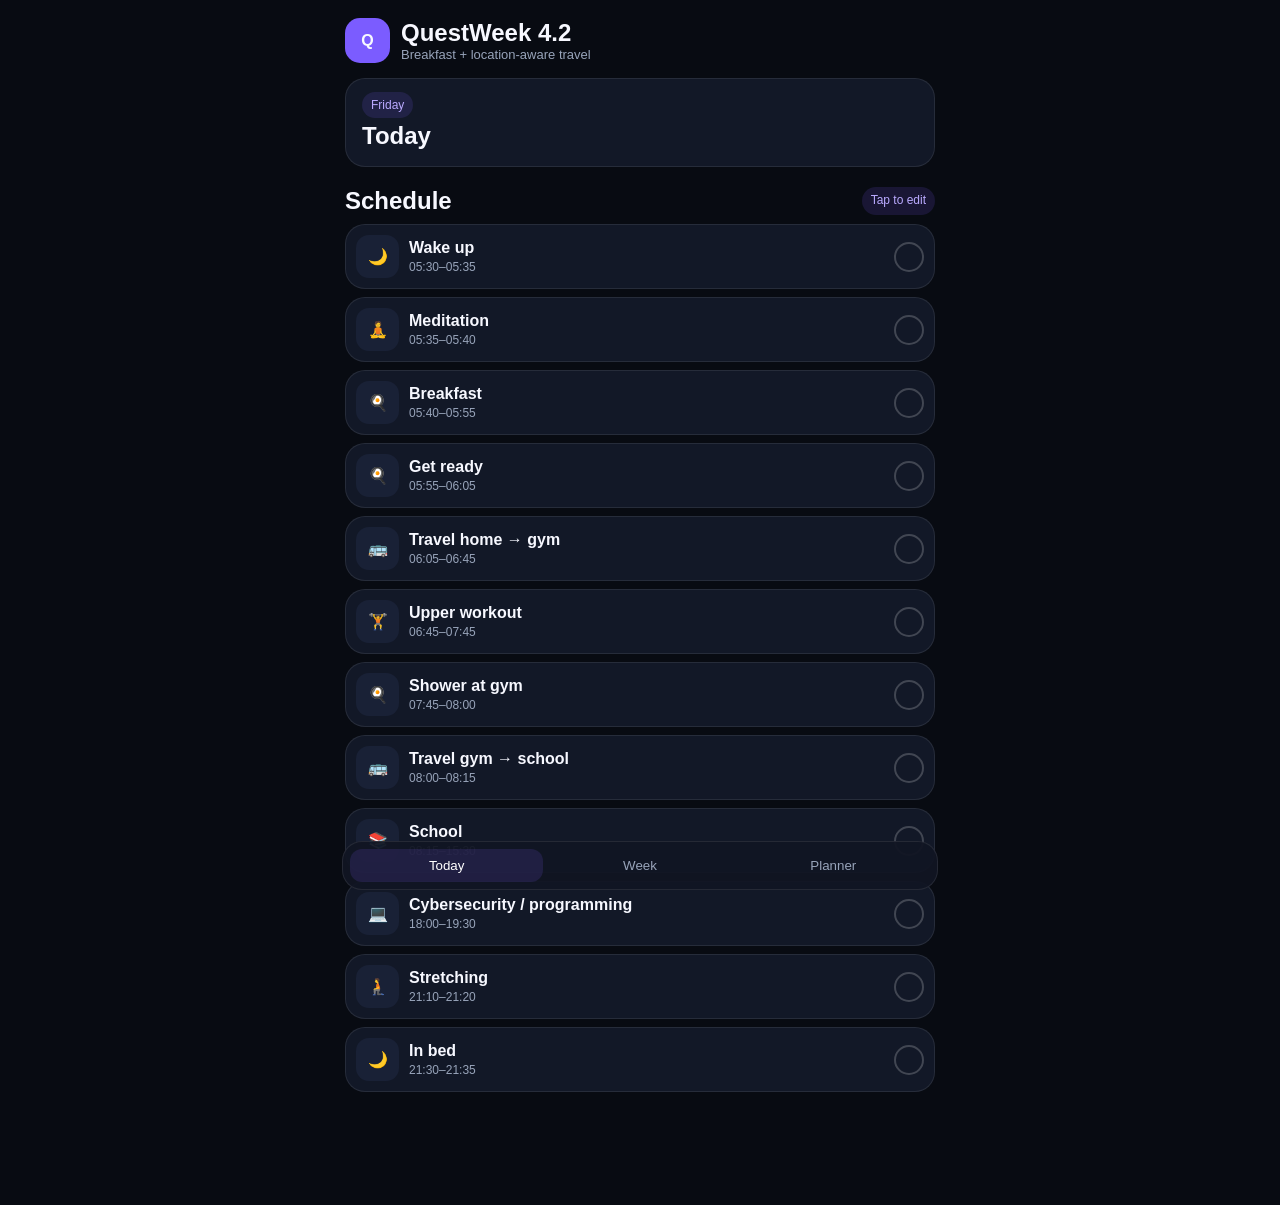
<file: questweek-4-2.html>
<!doctype html><html><head><meta charset="utf-8"><meta name="viewport" content="width=device-width,initial-scale=1,viewport-fit=cover"><meta name="theme-color" content="#080b12"><title>QuestWeek 4.2</title><style>:root{color-scheme:dark;--b:#080b12;--p:#121827;--p2:#192136;--t:#f7f8ff;--m:#98a4ba;--a:#7b5cff;--g:#52d88a;--l:#ffffff16;font-family:-apple-system,BlinkMacSystemFont,sans-serif}*{box-sizing:border-box}body{margin:0;background:var(--b);color:var(--t)}main{max-width:620px;margin:auto;padding:18px 15px 105px}h1,h2,p{margin:0}.top{display:flex;gap:11px;align-items:center;margin-bottom:15px}.logo{width:45px;height:45px;border-radius:15px;background:var(--a);display:grid;place-items:center;font-weight:900}.muted{color:var(--m);font-size:13px}.hero,.card,.task,.event{background:var(--p);border:1px solid var(--l);border-radius:20px}.hero,.card{padding:16px}.head{display:flex;justify-content:space-between;margin:20px 0 9px}.pill{padding:6px 9px;border-radius:999px;background:#7b5cff25;color:#baaaff;font-size:12px}.task{display:grid;grid-template-columns:43px 1fr auto;gap:10px;align-items:center;padding:10px;margin-bottom:8px}.ico{width:43px;height:43px;border-radius:13px;background:var(--p2);display:grid;place-items:center}.title{font-weight:750}.meta{color:var(--m);font-size:12px;margin-top:3px}.check{width:30px;height:30px;border-radius:50%;border:2px solid #ffffff33;background:none;color:white}.done{opacity:.55}.done .title{text-decoration:line-through}.btn{border:0;border-radius:12px;padding:11px;background:var(--a);color:white;font-weight:700}.input{width:100%;padding:11px;border-radius:12px;border:1px solid var(--l);background:var(--p2);color:white}.row{display:flex;gap:8px}.row>*{flex:1}.tabs{position:fixed;left:50%;bottom:10px;transform:translateX(-50%);width:min(calc(100% - 24px),596px);display:grid;grid-template-columns:repeat(3,1fr);padding:7px;background:#111623f2;border:1px solid var(--l);border-radius:20px}.tab{border:0;background:none;color:var(--m);padding:9px;border-radius:12px}.tab.active{background:#7b5cff25;color:white}.view{display:none}.view.active{display:block}.timeline{border-left:2px solid #7b5cff44;margin-left:10px;padding-left:16px}.event{padding:11px;margin-bottom:8px}.modal{position:fixed;inset:0;background:#000b;display:none;align-items:flex-end}.modal.show{display:flex}.sheet{width:min(100%,620px);margin:auto;background:#111725;padding:18px 15px 25px;border-radius:22px 22px 0 0}@media(max-width:420px){.row{flex-direction:column}}</style></head><body><main><header class="top"><div class="logo">Q</div><div><h2>QuestWeek 4.2</h2><p class="muted">Breakfast + location-aware travel</p></div></header><section id="todayView" class="view active"><div class="hero"><span class="pill" id="day"></span><h1 style="margin-top:9px">Today</h1></div><div class="head"><h2>Schedule</h2><span class="pill">Tap to edit</span></div><div id="today"></div></section><section id="weekView" class="view"><div class="hero"><h1>Week</h1><p class="muted" style="margin-top:6px">Tasks reorder when their time changes.</p></div><div id="week"></div></section><section id="settingsView" class="view"><div class="hero"><h1>Planner</h1></div><div class="card" style="margin-top:10px"><h2>Tomorrow's school</h2><div class="row" style="margin-top:9px"><input id="ss" class="input" type="time"><input id="se" class="input" type="time"></div><button id="saveSchool" class="btn" style="width:100%;margin-top:9px">Save</button></div><div class="card" style="margin-top:10px"><h2>Travel rules</h2><p class="muted" style="margin-top:7px">Home → Gym: 40 min<br>Gym → School: 15 min<br>Home ↔ School: 40 min<br>School → Work: 30 min<br>Work → Home: 60 min</p></div></section></main><nav class="tabs"><button class="tab active" data-v="todayView">Today</button><button class="tab" data-v="weekView">Week</button><button class="tab" data-v="settingsView">Planner</button></nav><div id="modal" class="modal"><div class="sheet"><h2>Edit task</h2><input id="eid" type="hidden"><input id="et" class="input" style="margin-top:9px"><select id="ed" class="input" style="margin-top:9px"></select><div class="row" style="margin-top:9px"><input id="es" class="input" type="time"><input id="ee" class="input" type="time"></div><div class="row" style="margin-top:10px"><button id="cancel" class="btn" style="background:var(--p2)">Cancel</button><button id="saveEdit" class="btn">Save</button></div></div></div><script>'use strict';const K='qw42',D=['Monday','Tuesday','Wednesday','Thursday','Friday','Saturday','Sunday'],I={Sleep:'🌙',Meditation:'🧘',Personal:'🍳',Commute:'🚌',Gym:'🏋️',Study:'📚',Work:'💼',Japanese:'🇯🇵',Badminton:'🏸',Boxing:'🥊',Endurance:'🏊',Programming:'💻',Chess:'♟️',Stretching:'🧎'};const di=()=>{let n=new Date().getDay();return n===0?6:n-1},m=t=>{let[a,b]=(t||'99:99').split(':').map(Number);return a*60+b},fmt=x=>x.start+'–'+x.end,sort=a=>[...a].sort((x,y)=>m(x.start)-m(y.start)||x.id.localeCompare(y.id));function base(){let A=[];function add(d,id,t,s,e,c){A.push({d,id,t,start:s,end:e,c})}for(let d=0;d<7;d++){add(d,'w'+d,'Wake up','05:30','05:35','Sleep');add(d,'med'+d,'Meditation','05:35','05:40','Meditation');add(d,'bf'+d,'Breakfast','05:40','05:55','Personal')}[['m',0,'Push workout'],['t',1,'Pull workout'],['f',4,'Upper workout']].forEach(x=>{add(x[1],x[0]+'r','Get ready','05:55','06:05','Personal');add(x[1],x[0]+'hg','Travel home → gym','06:05','06:45','Commute');add(x[1],x[0]+'g',x[2],'06:45','07:45','Gym');add(x[1],x[0]+'sh','Shower at gym','07:45','08:00','Personal');add(x[1],x[0]+'gs','Travel gym → school','08:00','08:15','Commute')});add(0,'s0','School','08:15','15:30','Study');add(0,'jp','Japanese class','17:15','19:05','Japanese');add(1,'s1','School','08:15','15:30','Study');add(1,'sw1','Travel school → work','15:30','16:00','Commute');add(1,'work1','Work','16:00','20:00','Work');add(1,'wh1','Travel work → home','20:00','21:00','Commute');add(2,'hs2','Travel home → school','07:35','08:15','Commute');add(2,'s2','School','08:15','15:30','Study');add(2,'sw2','Travel school → work','15:30','16:00','Commute');add(2,'work2','Work','16:00','20:00','Work');add(2,'wh2','Travel work → home','20:00','21:00','Commute');add(3,'bad','Badminton','16:30','18:00','Badminton');add(3,'legs','Legs workout','18:15','19:15','Gym');add(4,'s4','School','08:15','15:30','Study');add(4,'code','Cybersecurity / programming','18:00','19:30','Programming');add(5,'lower','Lower workout','09:00','10:15','Gym');add(5,'box','Boxing','12:00','13:00','Boxing');add(6,'iron','Ironman base','09:00','10:30','Endurance');for(let d=0;d<7;d++){add(d,'str'+d,'Stretching','21:10','21:20','Stretching');add(d,'bed'+d,'In bed','21:30','21:35','Sleep')}return A}let S;try{S=JSON.parse(localStorage.getItem(K))||{over:{},done:{},school:{}}}catch{S={over:{},done:{},school:{}}}const save=()=>localStorage.setItem(K,JSON.stringify(S));function tasks(){let A=base().map(x=>Object.assign({},x,S.over[x.id]||{}));let td=new Date();td.setDate(td.getDate()+1);let sc=S.school[td.toISOString().slice(0,10)],d=(di()+1)%7;if(sc){let q=A.find(x=>x.d===d&&x.t==='School');if(q){q.start=sc.start;q.end=sc.end}let hs=A.find(x=>x.d===d&&x.t.includes('→ school'));if(hs){hs.end=sc.start;let z=m(sc.start)-40;hs.start=String(Math.floor(z/60)).padStart(2,'0')+':'+String(z%60).padStart(2,'0')}let sw=A.find(x=>x.d===d&&x.t.includes('school → work'));if(sw){sw.start=sc.end;let z=m(sc.end)+30;sw.end=String(Math.floor(z/60)).padStart(2,'0')+':'+String(z%60).padStart(2,'0')}}return A}function card(x){return`<div class="task ${S.done[x.id]?'done':''}" data-id="${x.id}"><div class="ico">${I[x.c]||'•'}</div><div><div class="title">${x.t}</div><div class="meta">${fmt(x)}</div></div><button class="check" data-check="${x.id}">${S.done[x.id]?'✓':''}</button></div>`}function render(){let A=tasks(),d=di();day.textContent=D[d];today.innerHTML=sort(A.filter(x=>x.d===d)).map(card).join('');week.innerHTML=D.map((n,i)=>`<div class="head"><h2>${n}</h2></div><div class="timeline">${sort(A.filter(x=>x.d===i)).map(x=>`<div class="event" data-id="${x.id}"><b>${fmt(x)}</b><div>${I[x.c]||'•'} ${x.t}</div></div>`).join('')}</div>`).join('');let td=new Date();td.setDate(td.getDate()+1);let sc=S.school[td.toISOString().slice(0,10)];ss.value=sc?.start||'08:15';se.value=sc?.end||'15:30';document.querySelectorAll('[data-check]').forEach(b=>b.onclick=e=>{e.stopPropagation();S.done[b.dataset.check]=!S.done[b.dataset.check];save();render()});document.querySelectorAll('[data-id]').forEach(x=>x.onclick=e=>{if(e.target.closest('[data-check]'))return;let q=A.find(a=>a.id===x.dataset.id);eid.value=q.id;et.value=q.t;ed.value=q.d;es.value=q.start;ee.value=q.end;modal.classList.add('show')})}ed.innerHTML=D.map((x,i)=>`<option value="${i}">${x}</option>`).join('');document.querySelectorAll('.tab').forEach(b=>b.onclick=()=>{document.querySelectorAll('.tab').forEach(x=>x.classList.toggle('active',x===b));document.querySelectorAll('.view').forEach(x=>x.classList.toggle('active',x.id===b.dataset.v))});cancel.onclick=()=>modal.classList.remove('show');saveEdit.onclick=()=>{S.over[eid.value]={t:et.value,d:+ed.value,start:es.value,end:ee.value};save();modal.classList.remove('show');render()};saveSchool.onclick=()=>{let td=new Date();td.setDate(td.getDate()+1);S.school[td.toISOString().slice(0,10)]={start:ss.value,end:se.value};save();render()};render();</script></body></html>
</file>
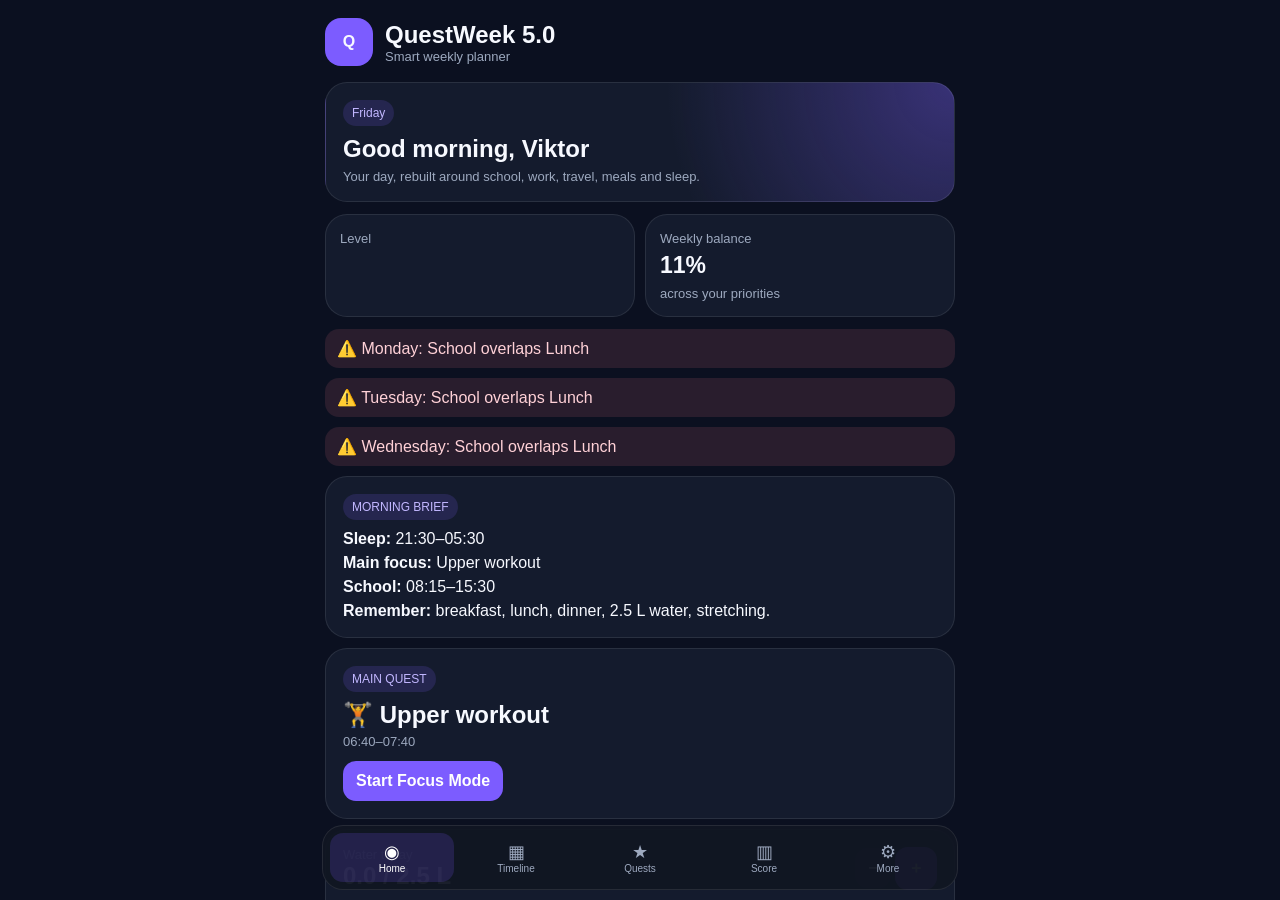
<file: questweek-5-1.html>
<!doctype html><html lang="en"><head><meta charset="utf-8"><meta name="viewport" content="width=device-width,initial-scale=1,viewport-fit=cover"><meta name="theme-color" content="#0b1020"><title>QuestWeek 5.1</title><style>html,body{margin:0;width:100%;height:100%;background:#0b1020;overflow:hidden}iframe{width:100%;height:100%;border:0;display:block;background:#0b1020}</style></head><body><iframe id="app" src="questweek-5.html?v=51" title="QuestWeek 5.1"></iframe><script>const frame=document.getElementById('app');frame.addEventListener('load',()=>{try{const d=frame.contentDocument;const s=d.createElement('script');s.src='questweek-5-1-patch.js?v=51';d.body.appendChild(s)}catch(e){console.error(e)}});</script></body></html>
</file>
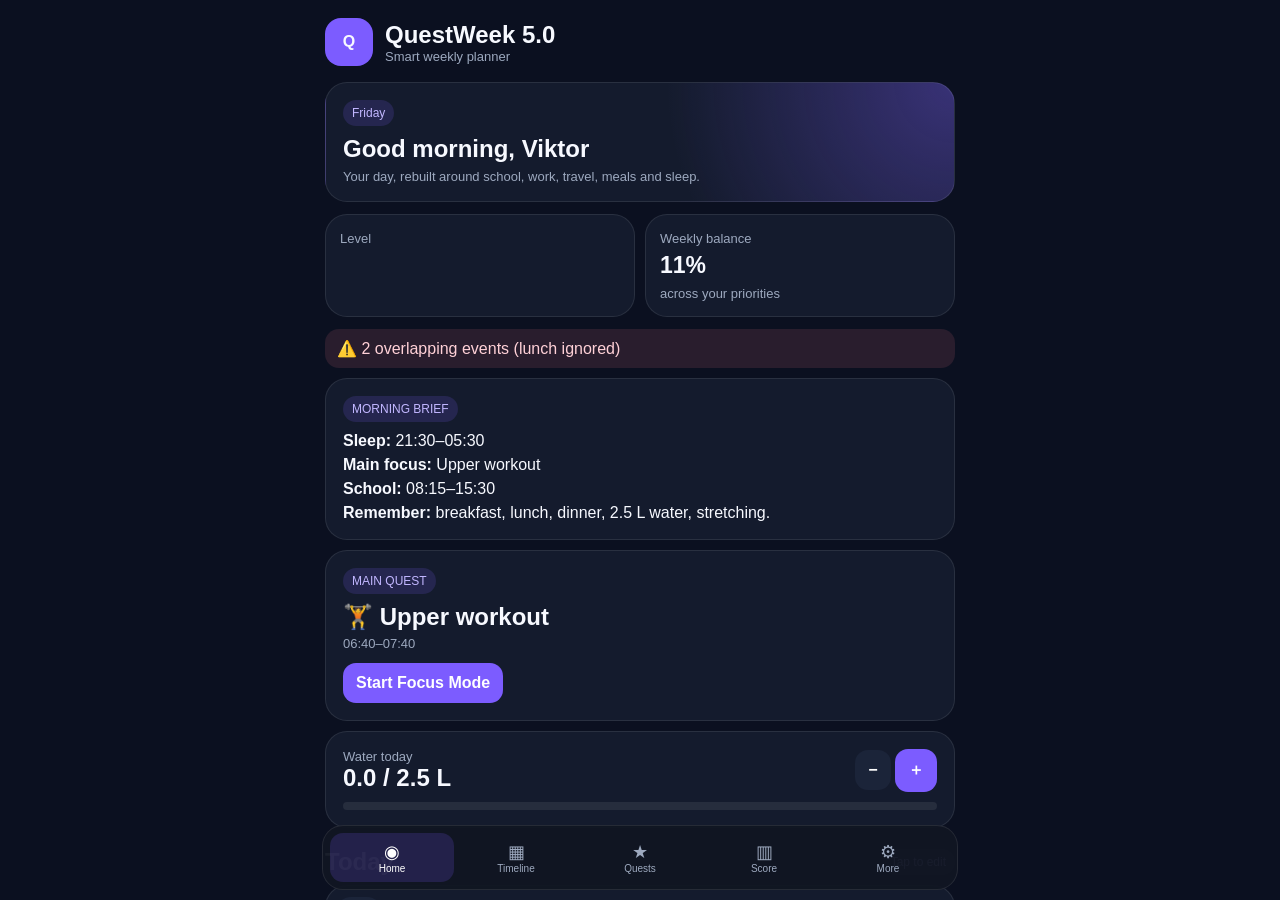
<file: questweek-5-2.html>
<!doctype html><html lang="en"><head><meta charset="utf-8"><meta name="viewport" content="width=device-width,initial-scale=1,viewport-fit=cover"><meta name="theme-color" content="#0b1020"><title>QuestWeek 5.2</title><style>html,body{margin:0;width:100%;height:100%;background:#0b1020;overflow:hidden}iframe{width:100%;height:100%;border:0;display:block;background:#0b1020}</style></head><body><iframe id="app" src="questweek-5.html?v=52" title="QuestWeek 5.2"></iframe><script>const frame=document.getElementById('app');frame.addEventListener('load',()=>{try{const d=frame.contentDocument;const first=d.createElement('script');first.src='questweek-5-1-patch.js?v=52';first.onload=()=>{const second=d.createElement('script');second.src='questweek-5-2-patch.js?v=52';d.body.appendChild(second)};d.body.appendChild(first)}catch(e){console.error(e)}});</script></body></html>
</file>
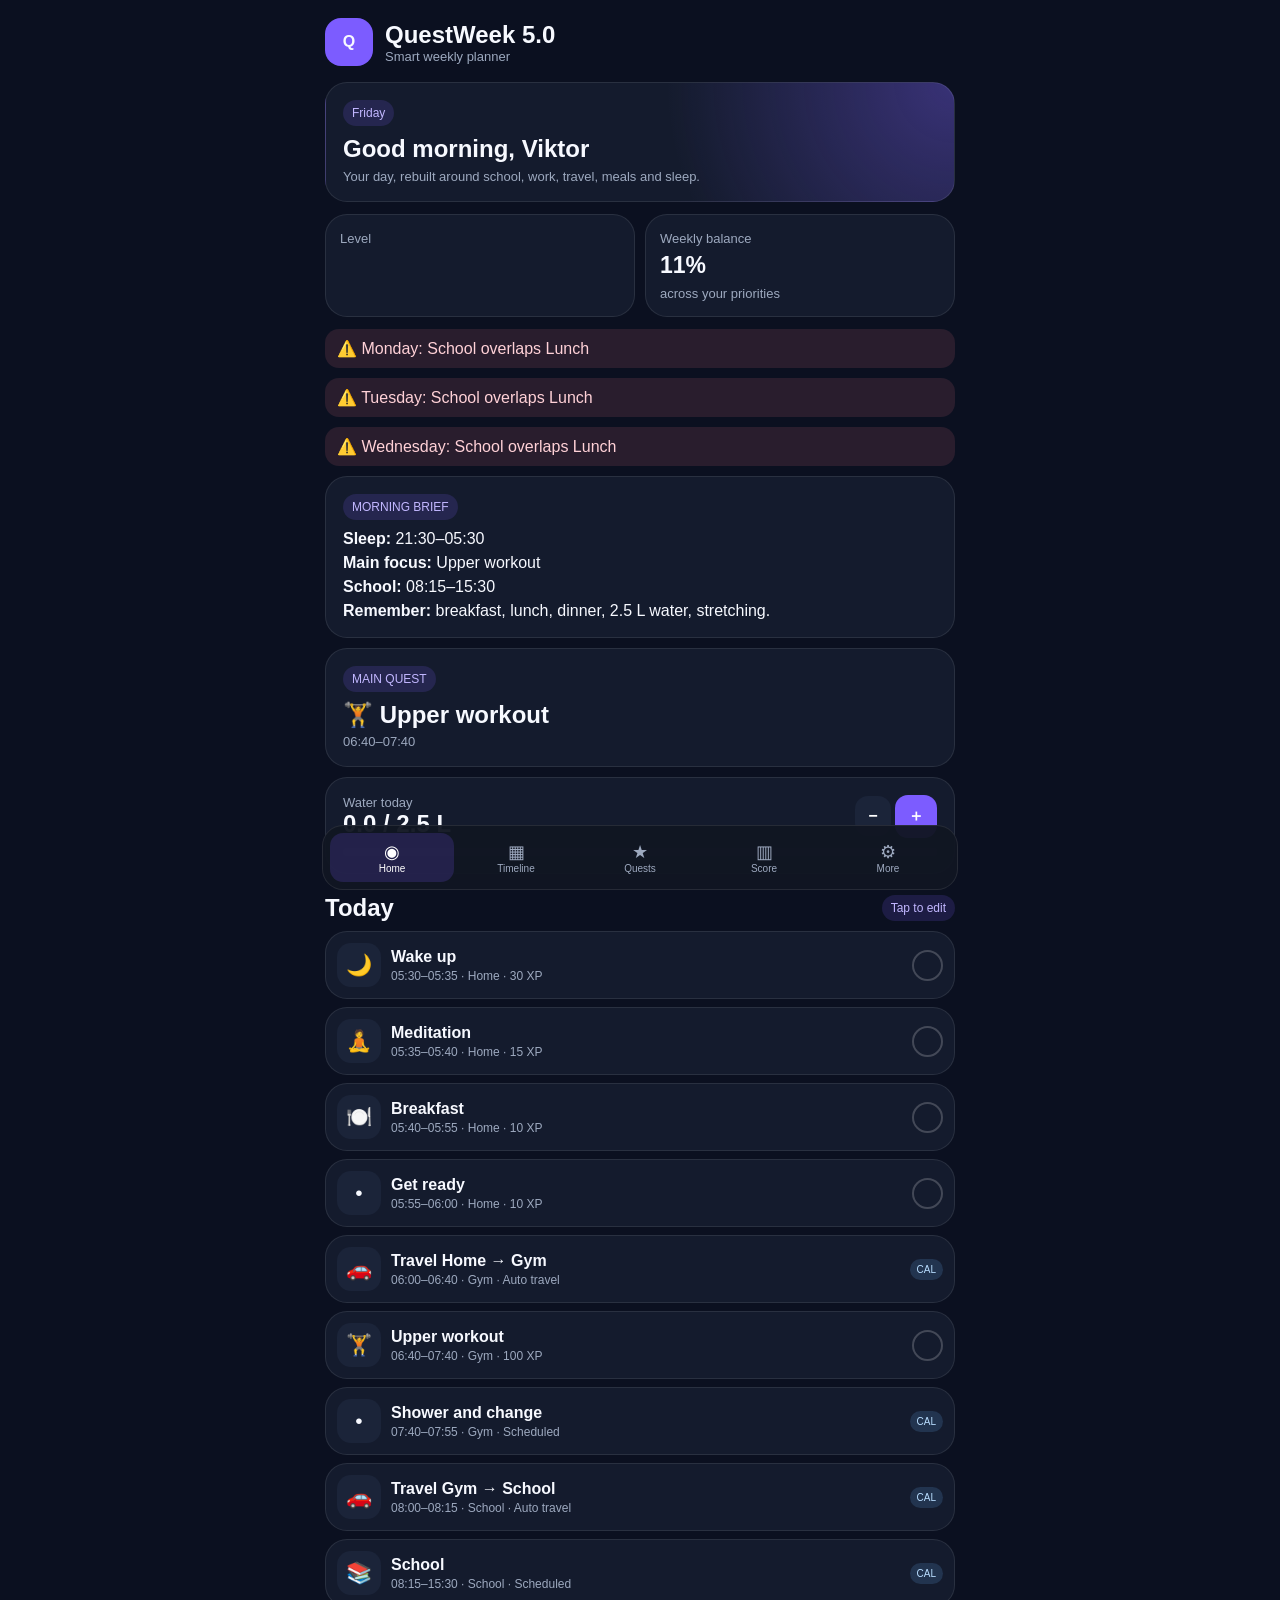
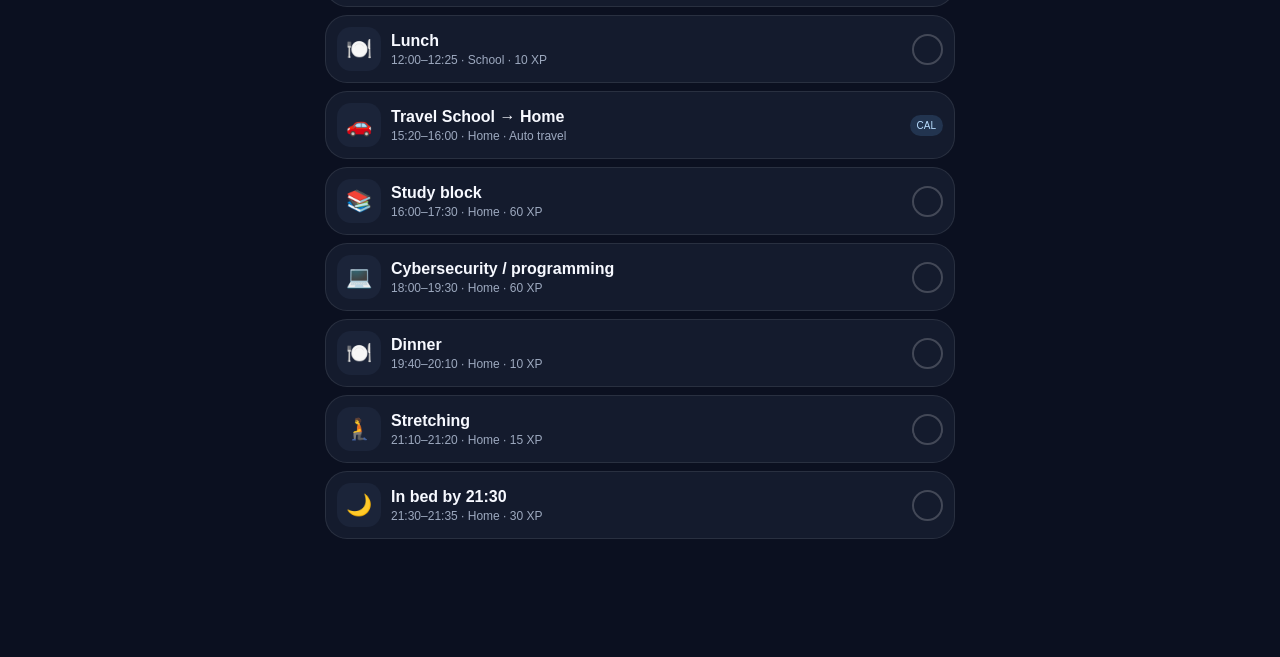
<file: questweek-5.html>
<!doctype html><html lang="en"><head><meta charset="utf-8"><meta name="viewport" content="width=device-width,initial-scale=1,viewport-fit=cover"><meta name="theme-color" content="#0b1020"><meta name="apple-mobile-web-app-capable" content="yes"><title>QuestWeek 5.0</title><style>
:root{color-scheme:dark;--bg:#0b1020;--panel:#141b2d;--panel2:#1b2439;--text:#f7f9ff;--muted:#9da9bf;--accent:#7c5cff;--green:#58d68d;--red:#ff7f8f;--blue:#68b4ff;--line:rgba(255,255,255,.09);font-family:-apple-system,BlinkMacSystemFont,"SF Pro Display","SF Pro Text",sans-serif}*{box-sizing:border-box}body{margin:0;background:var(--bg);color:var(--text);padding:env(safe-area-inset-top) 0 env(safe-area-inset-bottom)}button,input,select{font:inherit}.app{max-width:660px;margin:auto;padding:18px 15px 110px}h1,h2,h3,p{margin:0}.top{display:flex;gap:12px;align-items:center;margin-bottom:16px}.logo{width:48px;height:48px;border-radius:16px;background:var(--accent);display:grid;place-items:center;font-weight:900}.muted{color:var(--muted);font-size:13px}.hero,.card,.task,.stat,.event{background:var(--panel);border:1px solid var(--line);border-radius:22px}.hero,.card{padding:17px}.hero{background:radial-gradient(circle at top right,rgba(124,92,255,.35),transparent 45%),var(--panel)}.grid{display:grid;grid-template-columns:1fr 1fr;gap:10px;margin:12px 0}.stat{padding:14px}.stat strong{display:block;font-size:23px;margin:5px 0}.pill{display:inline-block;padding:6px 9px;border-radius:999px;background:rgba(124,92,255,.16);color:#c2b7ff;font-size:12px}.head{display:flex;justify-content:space-between;align-items:center;margin:20px 0 9px}.task{display:grid;grid-template-columns:44px 1fr auto;gap:10px;align-items:center;padding:11px;margin-bottom:8px}.task.done{opacity:.55}.task.done .title{text-decoration:line-through}.ico{width:44px;height:44px;border-radius:14px;background:var(--panel2);display:grid;place-items:center;font-size:21px}.title{font-weight:760}.meta{font-size:12px;color:var(--muted);margin-top:3px}.check{width:31px;height:31px;border-radius:50%;border:2px solid rgba(255,255,255,.2);background:none;color:white}.task.done .check{background:var(--green);border-color:var(--green)}.cal{font-size:10px;padding:5px 7px;border-radius:999px;background:rgba(104,180,255,.16);color:#b8ddff}.btn{border:0;border-radius:13px;padding:11px 13px;background:var(--accent);color:white;font-weight:700}.secondary{background:var(--panel2)}.danger{background:rgba(255,127,143,.18);color:#ffd1d7}.input{width:100%;padding:11px;border-radius:13px;border:1px solid var(--line);background:var(--panel2);color:white}.row{display:flex;gap:8px}.row>*{flex:1}.bar{height:8px;background:rgba(255,255,255,.08);border-radius:999px;overflow:hidden;margin-top:10px}.bar span{display:block;height:100%;background:var(--accent)}.tabs{position:fixed;left:50%;bottom:max(10px,env(safe-area-inset-bottom));transform:translateX(-50%);width:min(calc(100% - 24px),636px);display:grid;grid-template-columns:repeat(5,1fr);padding:7px;background:rgba(17,22,35,.96);border:1px solid var(--line);border-radius:21px}.tab{border:0;background:none;color:var(--muted);padding:8px 2px;border-radius:13px;font-size:10px}.tab span{display:block;font-size:18px}.tab.active{background:rgba(124,92,255,.18);color:white}.view{display:none}.view.active{display:block}.timeline{border-left:2px solid rgba(124,92,255,.3);margin-left:10px;padding-left:17px}.event{padding:12px;margin-bottom:9px;position:relative}.event:before{content:"";position:absolute;width:9px;height:9px;border-radius:50%;background:var(--accent);left:-23px;top:17px}.warning,.success{padding:10px 12px;border-radius:14px;margin:10px 0}.warning{background:rgba(255,127,143,.12);color:#ffd1d7}.success{background:rgba(88,214,141,.1);color:#ccffe0}.scoreRow{display:grid;grid-template-columns:120px 1fr 45px;gap:8px;align-items:center;margin:10px 0}.modal{position:fixed;inset:0;background:rgba(0,0,0,.72);display:none;align-items:flex-end;z-index:30}.modal.show{display:flex}.sheet{width:min(100%,660px);margin:auto;background:#111827;border-radius:24px 24px 0 0;padding:18px 15px calc(18px + env(safe-area-inset-bottom))}.money{display:flex;justify-content:space-between;gap:10px;margin:9px 0}.money input{max-width:150px}@media(max-width:430px){.row{flex-direction:column}.scoreRow{grid-template-columns:100px 1fr 40px}}
</style></head><body><main class="app"><header class="top"><div class="logo">Q</div><div><h2>QuestWeek 5.0</h2><p class="muted">Smart weekly planner</p></div></header>
<section id="home" class="view active"><div class="hero"><span class="pill" id="dayName"></span><h1 style="margin-top:9px">Good morning, Viktor</h1><p class="muted" style="margin-top:6px">Your day, rebuilt around school, work, travel, meals and sleep.</p></div><div class="grid"><div class="stat"><span class="muted">Level</span><strong id="level"></strong><span class="muted" id="xp"></span></div><div class="stat"><span class="muted">Weekly balance</span><strong id="balance"></strong><span class="muted">across your priorities</span></div></div><div id="alerts"></div><div class="card"><span class="pill">MORNING BRIEF</span><div id="brief" style="margin-top:10px"></div></div><div class="card" style="margin-top:10px"><span class="pill">MAIN QUEST</span><h2 id="mainTask" style="margin-top:9px"></h2><p class="muted" id="mainTime" style="margin-top:5px"></p></div><div class="card" style="margin-top:10px"><div style="display:flex;justify-content:space-between;align-items:center"><div><p class="muted">Water today</p><h2 id="water"></h2></div><div><button class="btn secondary" id="wm">−</button> <button class="btn" id="wp">＋</button></div></div><div class="bar"><span id="waterBar"></span></div></div><div class="head"><h2>Today</h2><span class="pill">Tap to edit</span></div><div id="today"></div></section>
<section id="timeline" class="view"><div class="hero"><h1>Smart Timeline</h1><p class="muted" style="margin-top:6px">Times, travel and meals stay in chronological order.</p></div><div id="week"></div></section>
<section id="quests" class="view"><div class="hero"><h1>Life Quests</h1></div><div id="questList"></div></section>
<section id="stats" class="view"><div class="hero"><h1>Weekly Score</h1><p class="muted" style="margin-top:6px">A balanced week beats a week that only looks productive.</p></div><div id="scores"></div></section>
<section id="more" class="view"><div class="hero"><h1>Planner & Settings</h1></div><div class="card" style="margin-top:10px"><span class="pill">PLAN TOMORROW</span><h2 id="tomorrow" style="margin-top:9px"></h2><div class="row" style="margin-top:10px"><input class="input" id="schoolStart" type="time"><input class="input" id="schoolEnd" type="time"></div><button class="btn" id="saveSchool" style="width:100%;margin-top:9px">Build tomorrow around school</button><p class="muted" id="schoolStatus" style="margin-top:7px"></p></div><div class="card" style="margin-top:10px"><h2>Add task</h2><input class="input" id="newTitle" placeholder="Task name"><select class="input" id="newDay" style="margin-top:8px"></select><div class="row" style="margin-top:8px"><input class="input" id="newStart" type="time"><input class="input" id="newEnd" type="time"></div><select class="input" id="newCat" style="margin-top:8px"><option>Personal</option><option>Study</option><option>Programming</option><option>Income</option><option>Calisthenics</option><option>Chess</option><option>Endurance</option></select><select class="input" id="newLoc" style="margin-top:8px"><option>Home</option><option>Gym</option><option>School</option><option>Work</option><option>Japanese</option><option>Badminton</option><option>Boxing</option></select><button class="btn" id="addTask" style="width:100%;margin-top:9px">Add task</button></div><div class="card" style="margin-top:10px"><h2>Money</h2><div class="money"><label>Japan fund (DKK)</label><input class="input" id="mj" type="number"></div><div class="money"><label>BMW fund (DKK)</label><input class="input" id="mb" type="number"></div><div class="money"><label>Emergency fund (DKK)</label><input class="input" id="me" type="number"></div><button class="btn" id="saveMoney" style="width:100%">Save</button></div><div class="card" style="margin-top:10px"><button class="btn secondary" id="exportBtn">Export backup</button> <label class="btn secondary">Import<input id="importFile" type="file" accept="application/json" hidden></label><button class="btn danger" id="resetBtn" style="width:100%;margin-top:9px">Reset app data</button></div></section></main>
<nav class="tabs"><button class="tab active" data-v="home"><span>◉</span>Home</button><button class="tab" data-v="timeline"><span>▦</span>Timeline</button><button class="tab" data-v="quests"><span>★</span>Quests</button><button class="tab" data-v="stats"><span>▥</span>Score</button><button class="tab" data-v="more"><span>⚙︎</span>More</button></nav>
<div class="modal" id="modal"><div class="sheet"><h2>Edit task</h2><input id="eid" type="hidden"><input class="input" id="et" style="margin-top:8px"><select class="input" id="ed" style="margin-top:8px"></select><div class="row" style="margin-top:8px"><input class="input" id="es" type="time"><input class="input" id="ee" type="time"></div><select class="input" id="el" style="margin-top:8px"><option>Home</option><option>Gym</option><option>School</option><option>Work</option><option>Japanese</option><option>Badminton</option><option>Boxing</option></select><label class="muted" style="display:block;margin-top:8px"><input id="ef" type="checkbox"> Scheduled event</label><div class="row" style="margin-top:10px"><button class="btn secondary" id="cancel">Cancel</button><button class="btn" id="saveEdit">Save</button></div><button class="btn danger" id="remove" style="width:100%;margin-top:8px">Remove</button></div></div>
<script>'use strict';const K='questweek.v5',D=['Monday','Tuesday','Wednesday','Thursday','Friday','Saturday','Sunday'];const I={Gym:'🏋️',Japanese:'🇯🇵',Study:'📚',Work:'💼',Commute:'🚗',Badminton:'🏸',Boxing:'🥊',Endurance:'🏊',Calisthenics:'🤸',Chess:'♟️',Meditation:'🧘',Stretching:'🧎',Sleep:'🌙',Programming:'💻',Income:'💰',Planning:'🗓️',Personal:'•',Meal:'🍽️'};const X={Gym:100,Japanese:75,Study:60,Programming:60,Income:60,Badminton:80,Boxing:80,Endurance:90,Calisthenics:35,Chess:30,Meditation:15,Stretching:15,Sleep:30,Planning:20,Personal:10,Meal:10,Commute:0,Work:0};const travel={Home:{Gym:40,School:40,Work:60,Japanese:40,Badminton:35,Boxing:35},Gym:{School:15,Home:40},School:{Work:30,Home:40,Japanese:35,Gym:15},Work:{Home:60},Japanese:{Home:40},Badminton:{Home:35,Gym:15},Boxing:{Home:35}};const di=()=>{let n=new Date().getDay();return n===0?6:n-1},dk=d=>{d=new Date(d);return`${d.getFullYear()}-${String(d.getMonth()+1).padStart(2,'0')}-${String(d.getDate()).padStart(2,'0')}`},mn=t=>{if(!/^\d\d:\d\d$/.test(t||''))return 9999;let[a,b]=t.split(':').map(Number);return a*60+b},hm=n=>`${String(Math.floor(n/60)).padStart(2,'0')}:${String(n%60).padStart(2,'0')}`,fmt=x=>x.start&&x.end?`${x.start}–${x.end}`:x.start||'Flexible',sort=a=>[...a].sort((x,y)=>mn(x.start)-mn(y.start)||mn(x.end)-mn(y.end)||x.id.localeCompare(y.id)),uid=()=>Math.random().toString(36).slice(2)+Date.now().toString(36);function raw(){let a=[];for(let d=0;d<7;d++){a.push({id:`wake${d}`,d,t:'Wake up',start:'05:30',end:'05:35',c:'Sleep',loc:'Home'},{id:`med${d}`,d,t:'Meditation',start:'05:35',end:'05:40',c:'Meditation',loc:'Home'},{id:`breakfast${d}`,d,t:'Breakfast',start:'05:40',end:'05:55',c:'Meal',loc:'Home'},{id:`ready${d}`,d,t:'Get ready',start:'05:55',end:'06:00',c:'Personal',loc:'Home'},{id:`stretch${d}`,d,t:'Stretching',start:d===1||d===2?'21:20':'21:10',end:d===1||d===2?'21:25':'21:20',c:'Stretching',loc:'Home'},{id:`sleep${d}`,d,t:'In bed by 21:30',start:'21:30',end:'21:35',c:'Sleep',loc:'Home'});}a.push({id:'monGym',d:0,t:'Push workout',start:'06:40',end:'07:40',c:'Gym',loc:'Gym',p:5},{id:'monShower',d:0,t:'Shower and change',start:'07:40',end:'07:55',c:'Personal',loc:'Gym',fixed:1},{id:'monSchool',d:0,t:'School',start:'08:15',end:'15:30',c:'Study',loc:'School',fixed:1},{id:'monLunch',d:0,t:'Lunch',start:'12:00',end:'12:25',c:'Meal',loc:'School'},{id:'monStudy',d:0,t:'Study block',start:'15:40',end:'16:25',c:'Study',loc:'School'},{id:'monJP',d:0,t:'Japanese class',start:'17:15',end:'19:05',c:'Japanese',loc:'Japanese',fixed:1},{id:'monDinner',d:0,t:'Dinner',start:'19:50',end:'20:20',c:'Meal',loc:'Home'},{id:'tueGym',d:1,t:'Pull workout',start:'06:40',end:'07:40',c:'Gym',loc:'Gym',p:5},{id:'tueShower',d:1,t:'Shower and change',start:'07:40',end:'07:55',c:'Personal',loc:'Gym',fixed:1},{id:'tueSchool',d:1,t:'School',start:'08:15',end:'15:30',c:'Study',loc:'School',fixed:1},{id:'tueLunch',d:1,t:'Lunch',start:'12:00',end:'12:25',c:'Meal',loc:'School'},{id:'tueWork',d:1,t:'Work',start:'16:00',end:'20:00',c:'Work',loc:'Work',fixed:1},{id:'tueDinner',d:1,t:'Dinner after work',start:'21:00',end:'21:20',c:'Meal',loc:'Home'},{id:'wedStudy',d:2,t:'Study block',start:'06:00',end:'06:45',c:'Study',loc:'Home'},{id:'wedChess',d:2,t:'Chess practice',start:'06:50',end:'07:10',c:'Chess',loc:'Home'},{id:'wedSchool',d:2,t:'School',start:'08:15',end:'15:30',c:'Study',loc:'School',fixed:1},{id:'wedLunch',d:2,t:'Lunch',start:'12:00',end:'12:25',c:'Meal',loc:'School'},{id:'wedWork',d:2,t:'Work',start:'16:00',end:'20:00',c:'Work',loc:'Work',fixed:1},{id:'wedDinner',d:2,t:'Dinner after work',start:'21:00',end:'21:20',c:'Meal',loc:'Home'},{id:'thuSchool',d:3,t:'School',start:'08:15',end:'15:30',c:'Study',loc:'School',fixed:1},{id:'thuLunch',d:3,t:'Lunch',start:'12:00',end:'12:25',c:'Meal',loc:'School'},{id:'thuBad',d:3,t:'Badminton',start:'16:30',end:'18:00',c:'Badminton',loc:'Badminton',p:5},{id:'thuLegs',d:3,t:'Legs workout',start:'18:15',end:'19:15',c:'Gym',loc:'Gym',p:5},{id:'thuDinner',d:3,t:'Dinner',start:'20:00',end:'20:30',c:'Meal',loc:'Home'},{id:'friGym',d:4,t:'Upper workout',start:'06:40',end:'07:40',c:'Gym',loc:'Gym',p:5},{id:'friShower',d:4,t:'Shower and change',start:'07:40',end:'07:55',c:'Personal',loc:'Gym',fixed:1},{id:'friSchool',d:4,t:'School',start:'08:15',end:'15:30',c:'Study',loc:'School',fixed:1},{id:'friLunch',d:4,t:'Lunch',start:'12:00',end:'12:25',c:'Meal',loc:'School'},{id:'friStudy',d:4,t:'Study block',start:'16:00',end:'17:30',c:'Study',loc:'Home'},{id:'friCode',d:4,t:'Cybersecurity / programming',start:'18:00',end:'19:30',c:'Programming',loc:'Home',p:5},{id:'friDinner',d:4,t:'Dinner',start:'19:40',end:'20:10',c:'Meal',loc:'Home'},{id:'satLower',d:5,t:'Lower workout',start:'09:00',end:'10:15',c:'Gym',loc:'Gym',p:5},{id:'satLunch',d:5,t:'Lunch',start:'11:00',end:'11:30',c:'Meal',loc:'Home'},{id:'satBox',d:5,t:'Boxing',start:'12:00',end:'13:00',c:'Boxing',loc:'Boxing'},{id:'satStudy',d:5,t:'Study block',start:'14:00',end:'15:30',c:'Study',loc:'Home'},{id:'satIncome',d:5,t:'Online-income project',start:'16:00',end:'18:00',c:'Income',loc:'Home'},{id:'satDinner',d:5,t:'Dinner',start:'18:30',end:'19:00',c:'Meal',loc:'Home'},{id:'sunIron',d:6,t:'Ironman base',start:'09:00',end:'10:30',c:'Endurance',loc:'Home',p:5},{id:'sunLunch',d:6,t:'Lunch',start:'12:00',end:'12:30',c:'Meal',loc:'Home'},{id:'sunStudy',d:6,t:'School review',start:'13:00',end:'14:30',c:'Study',loc:'Home'},{id:'sunChess',d:6,t:'Chess practice',start:'14:40',end:'15:00',c:'Chess',loc:'Home'},{id:'sunDinner',d:6,t:'Dinner',start:'18:00',end:'18:30',c:'Meal',loc:'Home'},{id:'sunPlan',d:6,t:'Plan next week',start:'19:00',end:'19:15',c:'Planning',loc:'Home'});return a;}function fresh(){return{done:{},water:{},custom:[],over:{},school:{},milestones:{},money:{japan:0,bmw:0,emergency:0},quests:[{n:'Japan 2027',m:['Save money','Reach Japanese goal','Secure ski resort job','Prepare visa']},{n:'Everest',m:['Finish Ironman','Winter hiking','Climbing course','Expedition plan']},{n:'Cybersecurity',m:['Networking','Linux','Python','CTFs','First job']},{n:'Ironman',m:['Swim base','Bike base','Run base','First triathlon']}]}}let S;try{S=Object.assign(fresh(),JSON.parse(localStorage.getItem(K))||{})}catch{S=fresh()}const save=()=>localStorage.setItem(K,JSON.stringify(S));function baseTasks(){let A=raw().map(x=>Object.assign({},x,S.over[x.id]||{})).filter(x=>!x.hidden);let now=new Date();for(let o=0;o<7;o++){let d=new Date(now);d.setDate(now.getDate()+o);let sc=S.school[dk(d)],day=(di()+o)%7;if(sc){let q=A.find(x=>x.d===day&&x.t==='School');if(q){q.start=sc.start;q.end=sc.end}}}return A.concat(S.custom.filter(x=>!x.hidden))}function addTravel(A){let out=[];for(let d=0;d<7;d++){let day=sort(A.filter(x=>x.d===d)),prev={loc:'Home',end:'05:40'};for(const x of day){let needed=travel[prev.loc]?.[x.loc];if(needed&&mn(x.start)-mn(prev.end)>=needed)out.push({id:`travel-${d}-${prev.id||'home'}-${x.id}`,d,t:`Travel ${prev.loc} → ${x.loc}`,start:hm(mn(x.start)-needed),end:x.start,c:'Commute',loc:x.loc,fixed:1,auto:1});out.push(x);prev=x;}}return out}function tasks(){return addTravel(baseTasks())}function xp(){return tasks().reduce((a,x)=>a+(S.done[x.id]?(x.xp??X[x.c]??0):0),0)+Object.values(S.water).filter(v=>v>=2500).length*20+Object.values(S.milestones).filter(Boolean).length*100}function level(v){let l=1,n=500;while(v>=n){v-=n;l++;n=400+l*100}return[l,v,n]}function overlaps(A){let z=[];for(let d=0;d<7;d++){let q=sort(A.filter(x=>x.d===d));for(let i=1;i<q.length;i++)if(mn(q[i].start)<mn(q[i-1].end)&&!q[i].auto&&!q[i-1].auto)z.push(`${D[d]}: ${q[i-1].t} overlaps ${q[i].t}`)}return z}function balanceScore(A){const groups={Gym:['Gym','Badminton','Boxing','Endurance'],Study:['Study'],Programming:['Programming'],Japanese:['Japanese'],Sleep:['Sleep'],Meals:['Meal'],Water:[],Meditation:['Meditation'],Stretching:['Stretching']};let out={};for(const[k,cats]of Object.entries(groups)){if(k==='Water'){out[k]=Math.round(Object.values(S.water).filter(v=>v>=2500).length/7*100);continue}let q=A.filter(x=>cats.includes(x.c)&&!x.fixed),done=q.filter(x=>S.done[x.id]).length;out[k]=q.length?Math.round(done/q.length*100):100}return out}function card(x){return`<div class="task ${S.done[x.id]?'done':''}" data-edit="${x.id}"><div class="ico">${I[x.c]||'•'}</div><div><div class="title">${x.t}</div><div class="meta">${fmt(x)} · ${x.loc||''}${x.auto?' · Auto travel':x.fixed?' · Scheduled':` · ${x.xp??X[x.c]??0} XP`}</div></div>${x.fixed||x.auto?'<span class="cal">CAL</span>':`<button class="check" data-check="${x.id}">${S.done[x.id]?'✓':''}</button>`}</div>`}function render(){let A=tasks(),d=di(),T=sort(A.filter(x=>x.d===d)),v=xp(),L=level(v),sc=balanceScore(A),avg=Math.round(Object.values(sc).reduce((a,b)=>a+b,0)/Object.keys(sc).length),ov=overlaps(A),main=T.filter(x=>!x.fixed&&!x.auto&&!S.done[x.id]).sort((a,b)=>(b.p||1)-(a.p||1)||mn(a.start)-mn(b.start))[0],w=S.water[d]||0;dayName.textContent=D[d];level.textContent=L[0];xp.textContent=`${L[1]}/${L[2]} XP`;balance.textContent=avg+'%';alerts.innerHTML=ov.length?ov.slice(0,3).map(x=>`<div class="warning">⚠️ ${x}</div>`).join(''):'<div class="success">✓ Travel, meals and bedtime look covered.</div>';brief.innerHTML=`<p><b>Sleep:</b> 21:30–05:30</p><p style="margin-top:6px"><b>Main focus:</b> ${main?main.t:'Day complete'}</p><p style="margin-top:6px"><b>School:</b> ${(T.find(x=>x.t==='School')&&fmt(T.find(x=>x.t==='School')))||'No school set'}</p><p style="margin-top:6px"><b>Remember:</b> breakfast, lunch, dinner, 2.5 L water, stretching.</p>`;mainTask.textContent=main?`${I[main.c]} ${main.t}`:'Day complete';mainTime.textContent=main?fmt(main):'';water.textContent=(w/1000).toFixed(1)+' / 2.5 L';waterBar.style.width=Math.min(100,w/25)+'%';today.innerHTML=T.map(card).join('');week.innerHTML=D.map((day,i)=>`<div class="head"><h2>${day}</h2></div><div class="timeline">${sort(A.filter(x=>x.d===i)).map(x=>`<div class="event" data-edit="${x.id}"><b>${fmt(x)}</b><div>${I[x.c]||'•'} ${x.t}</div><div class="muted">${x.loc||''}${x.auto?' · automatic travel':''}</div></div>`).join('')}</div>`).join('');questList.innerHTML=S.quests.map((q,qi)=>{let n=q.m.filter((_,mi)=>S.milestones[`${qi}-${mi}`]).length,p=Math.round(n/q.m.length*100);return`<div class="card" style="margin-top:10px"><div style="display:flex;justify-content:space-between"><h3>${q.n}</h3><b>${p}%</b></div><div class="bar"><span style="width:${p}%"></span></div>${q.m.map((m,mi)=>`<label class="task" style="grid-template-columns:1fr auto;margin-top:8px"><span>${m} · 100 XP</span><input type="checkbox" data-mile="${qi}-${mi}" ${S.milestones[`${qi}-${mi}`]?'checked':''}></label>`).join('')}</div>`}).join('');scores.innerHTML=`<div class="card" style="margin-top:10px">${Object.entries(sc).map(([k,p])=>`<div class="scoreRow"><b>${k}</b><div class="bar" style="margin:0"><span style="width:${p}%"></span></div><span>${p}%</span></div>`).join('')}</div>`;let t=new Date();t.setDate(t.getDate()+1);let sch=S.school[dk(t)];tomorrow.textContent=D[(d+1)%7]+' school';schoolStart.value=sch?.start||'08:15';schoolEnd.value=sch?.end||'15:30';mj.value=S.money.japan||0;mb.value=S.money.bmw||0;me.value=S.money.emergency||0;document.querySelectorAll('[data-check]').forEach(b=>b.onclick=e=>{e.stopPropagation();S.done[b.dataset.check]=!S.done[b.dataset.check];save();render()});document.querySelectorAll('[data-edit]').forEach(e=>e.onclick=ev=>{if(ev.target.closest('[data-check]'))return;openEdit(e.dataset.edit)});document.querySelectorAll('[data-mile]').forEach(e=>e.onchange=()=>{S.milestones[e.dataset.mile]=e.checked;save();render()})}function openEdit(id){let x=baseTasks().find(x=>x.id===id);if(!x||x.auto)return;eid.value=x.id;et.value=x.t;ed.value=x.d;es.value=x.start||'';ee.value=x.end||'';el.value=x.loc||'Home';ef.checked=!!x.fixed;modal.classList.add('show')}document.querySelectorAll('.tab').forEach(b=>b.onclick=()=>{document.querySelectorAll('.view').forEach(v=>v.classList.toggle('active',v.id===b.dataset.v));document.querySelectorAll('.tab').forEach(t=>t.classList.toggle('active',t===b))});wp.onclick=()=>{let d=di();S.water[d]=Math.min(2500,(S.water[d]||0)+500);save();render()};wm.onclick=()=>{let d=di();S.water[d]=Math.max(0,(S.water[d]||0)-500);save();render()};saveSchool.onclick=()=>{let t=new Date();t.setDate(t.getDate()+1);if(mn(schoolEnd.value)<=mn(schoolStart.value)){schoolStatus.textContent='End must be after start.';return}S.school[dk(t)]={start:schoolStart.value,end:schoolEnd.value};save();schoolStatus.textContent='Tomorrow updated.';render()};addTask.onclick=()=>{if(!newTitle.value.trim())return;S.custom.push({id:'c'+uid(),d:+newDay.value,t:newTitle.value.trim(),start:newStart.value,end:newEnd.value,c:newCat.value,loc:newLoc.value});save();render()};saveMoney.onclick=()=>{S.money={japan:+mj.value||0,bmw:+mb.value||0,emergency:+me.value||0};save();render()};saveEdit.onclick=()=>{let id=eid.value,orig=raw().find(x=>x.id===id),data={t:et.value.trim(),d:+ed.value,start:es.value,end:ee.value,loc:el.value,fixed:ef.checked};if(orig)S.over[id]=Object.assign({},S.over[id]||{},data);else Object.assign(S.custom.find(x=>x.id===id)||{},data);save();modal.classList.remove('show');render()};remove.onclick=()=>{let id=eid.value;if(S.custom.some(x=>x.id===id))S.custom=S.custom.filter(x=>x.id!==id);else S.over[id]={hidden:true};save();modal.classList.remove('show');render()};cancel.onclick=()=>modal.classList.remove('show');exportBtn.onclick=()=>{let a=document.createElement('a');a.href=URL.createObjectURL(new Blob([JSON.stringify(S,null,2)],{type:'application/json'}));a.download='questweek-v5-backup.json';a.click()};importFile.onchange=async e=>{try{S=Object.assign(fresh(),JSON.parse(await e.target.files[0].text()));save();render()}catch{alert('Invalid backup')}};resetBtn.onclick=()=>{if(confirm('Reset QuestWeek data?')){S=fresh();save();render()}};newDay.innerHTML=ed.innerHTML=D.map((x,i)=>`<option value="${i}">${x}</option>`).join('');render();</script></body></html>
</file>
<file: questweek-v6/style.css>
:root{color-scheme:dark;--bg:#0b1020;--panel:#141b2d;--panel2:#1b2439;--text:#f7f9ff;--muted:#9da9bf;--accent:#7c5cff;--green:#58d68d;--red:#ff7f8f;--blue:#68b4ff;--line:rgba(255,255,255,.09);font-family:-apple-system,BlinkMacSystemFont,"SF Pro Display","SF Pro Text",sans-serif}*{box-sizing:border-box}body{margin:0;background:var(--bg);color:var(--text);padding:env(safe-area-inset-top) 0 env(safe-area-inset-bottom)}button,input,select,textarea{font:inherit}.app{max-width:720px;margin:auto;padding:18px 15px 110px}h1,h2,h3,p{margin:0}.top{display:flex;justify-content:space-between;align-items:center;margin-bottom:16px}.brand{display:flex;gap:12px;align-items:center}.logo{width:48px;height:48px;border-radius:16px;background:var(--accent);display:grid;place-items:center;font-weight:900}.muted{color:var(--muted);font-size:13px}.hero,.card,.task,.stat,.event{background:var(--panel);border:1px solid var(--line);border-radius:22px}.hero,.card{padding:17px}.hero{background:radial-gradient(circle at top right,rgba(124,92,255,.35),transparent 45%),var(--panel)}.grid{display:grid;grid-template-columns:1fr 1fr;gap:10px;margin:12px 0}.grid3{display:grid;grid-template-columns:repeat(3,1fr);gap:10px}.stat{padding:14px}.stat strong{display:block;font-size:23px;margin:5px 0}.pill{display:inline-block;padding:6px 9px;border-radius:999px;background:rgba(124,92,255,.16);color:#c2b7ff;font-size:12px}.head{display:flex;justify-content:space-between;align-items:center;margin:20px 0 9px}.task{display:grid;grid-template-columns:44px 1fr auto;gap:10px;align-items:center;padding:11px;margin-bottom:8px}.task.done{opacity:.55}.task.done .title{text-decoration:line-through}.ico{width:44px;height:44px;border-radius:14px;background:var(--panel2);display:grid;place-items:center;font-size:21px}.title{font-weight:760}.meta{font-size:12px;color:var(--muted);margin-top:3px}.check{width:31px;height:31px;border-radius:50%;border:2px solid rgba(255,255,255,.2);background:none;color:white}.task.done .check{background:var(--green);border-color:var(--green)}.cal{font-size:10px;padding:5px 7px;border-radius:999px;background:rgba(104,180,255,.16);color:#b8ddff}.btn{border:0;border-radius:13px;padding:11px 13px;background:var(--accent);color:white;font-weight:700}.secondary{background:var(--panel2)}.danger{background:rgba(255,127,143,.18);color:#ffd1d7}.input{width:100%;padding:11px;border-radius:13px;border:1px solid var(--line);background:var(--panel2);color:white}.row{display:flex;gap:8px}.row>*{flex:1}.bar{height:8px;background:rgba(255,255,255,.08);border-radius:999px;overflow:hidden;margin-top:10px}.bar span{display:block;height:100%;background:var(--accent)}.tabs{position:fixed;left:50%;bottom:max(10px,env(safe-area-inset-bottom));transform:translateX(-50%);width:min(calc(100% - 24px),696px);display:grid;grid-template-columns:repeat(5,1fr);padding:7px;background:rgba(17,22,35,.96);border:1px solid var(--line);border-radius:21px;z-index:20}.tab{border:0;background:none;color:var(--muted);padding:8px 2px;border-radius:13px;font-size:10px}.tab span{display:block;font-size:18px}.tab.active{background:rgba(124,92,255,.18);color:white}.view{display:none}.view.active{display:block}.timeline{border-left:2px solid rgba(124,92,255,.3);margin-left:10px;padding-left:17px}.event{padding:12px;margin-bottom:9px;position:relative}.event:before{content:"";position:absolute;width:9px;height:9px;border-radius:50%;background:var(--accent);left:-23px;top:17px}.warning,.success{padding:10px 12px;border-radius:14px;margin:10px 0}.warning{background:rgba(255,127,143,.12);color:#ffd1d7}.success{background:rgba(88,214,141,.1);color:#ccffe0}.scoreRow{display:grid;grid-template-columns:120px 1fr 45px;gap:8px;align-items:center;margin:10px 0}.modal,.focus{position:fixed;inset:0;background:rgba(0,0,0,.75);display:none;align-items:flex-end;z-index:50}.modal.show,.focus.show{display:flex}.sheet{width:min(100%,720px);margin:auto;background:#111827;border-radius:24px 24px 0 0;padding:18px 15px calc(18px + env(safe-area-inset-bottom))}.focus{align-items:center;justify-content:center;flex-direction:column;text-align:center;padding:24px;background:rgba(7,10,18,.98)}.focusTime{font-size:64px;font-weight:850;letter-spacing:-2px;margin:20px 0}.challenge{padding:14px;margin-bottom:10px}.photoGrid{display:grid;grid-template-columns:repeat(3,1fr);gap:8px}.photoGrid img{width:100%;aspect-ratio:3/4;object-fit:cover;border-radius:14px;border:1px solid var(--line)}.countdown{display:flex;justify-content:space-between;gap:12px;align-items:center}.countdown strong{font-size:26px}.attr{display:grid;grid-template-columns:110px 1fr 42px;gap:8px;align-items:center;margin:10px 0}@media(max-width:480px){.row{flex-direction:column}.grid3{grid-template-columns:1fr 1fr}.scoreRow,.attr{grid-template-columns:95px 1fr 38px}.focusTime{font-size:52px}}
</file>
